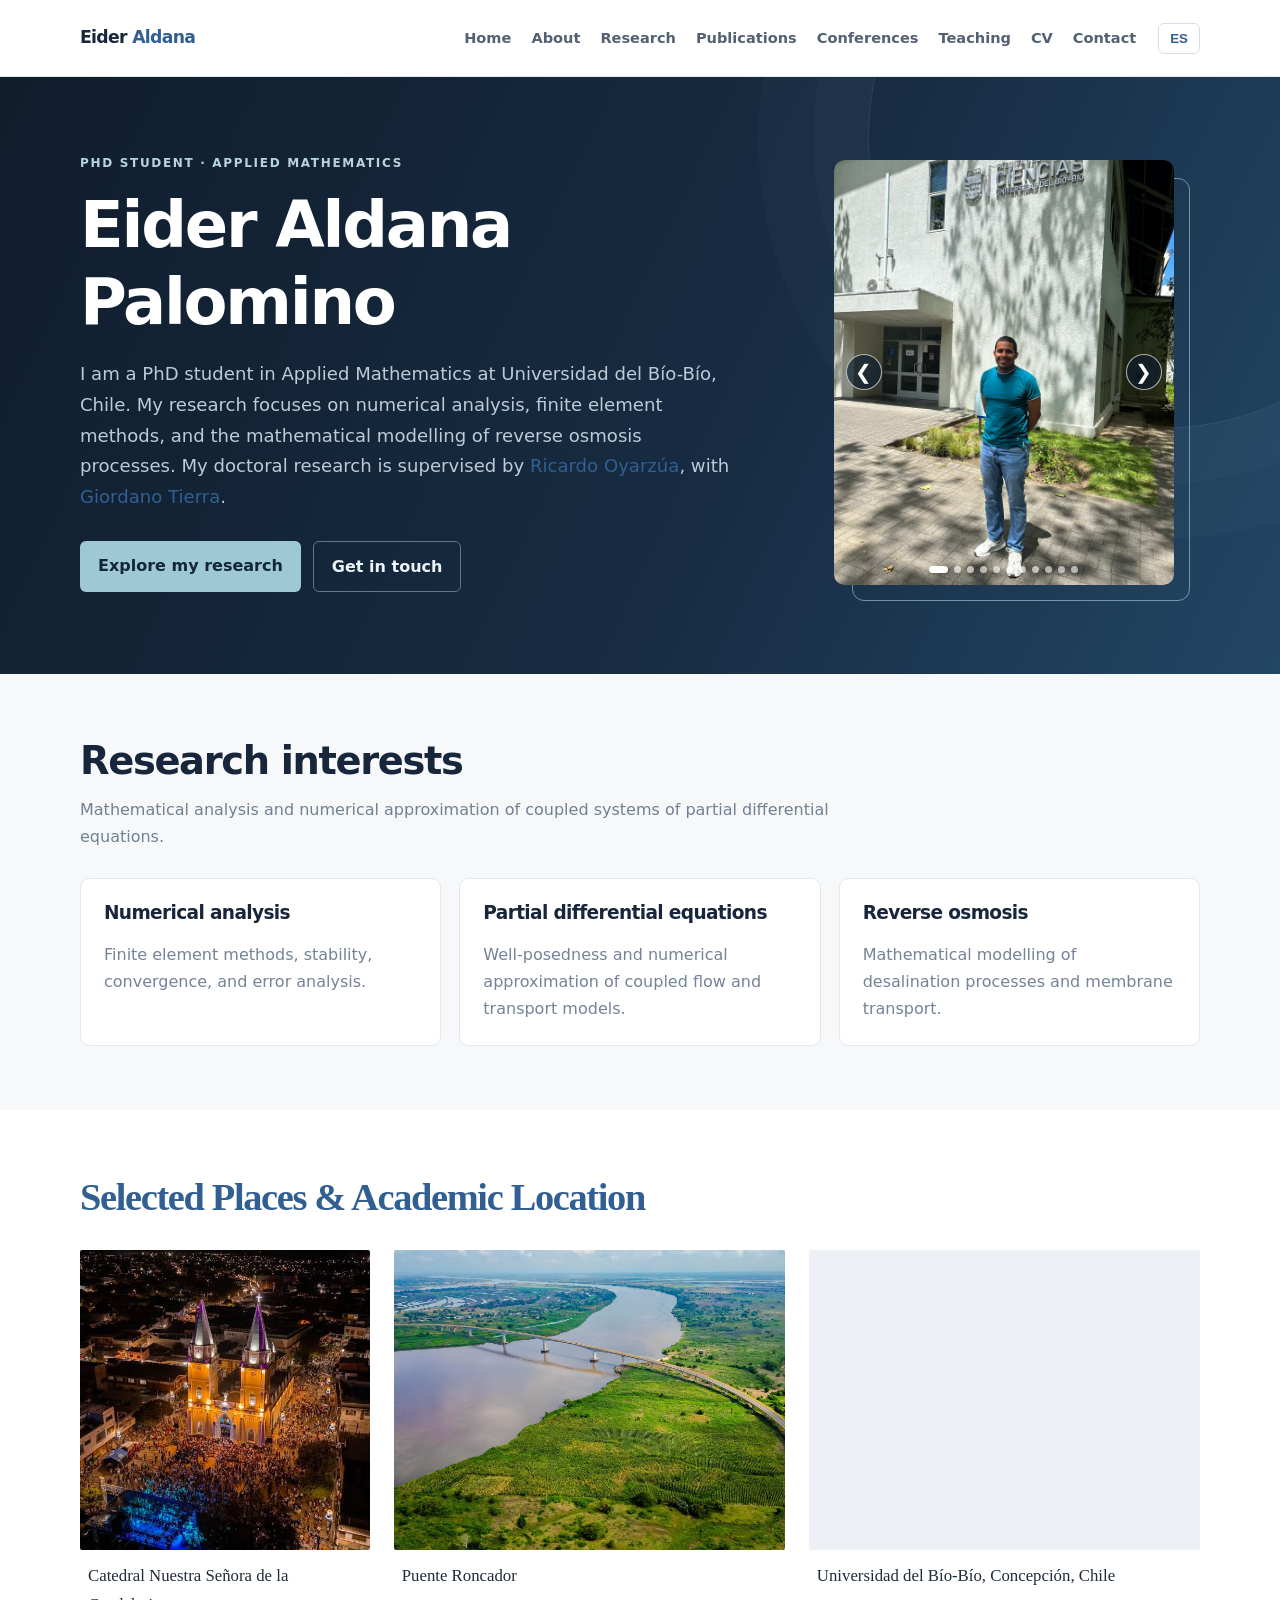
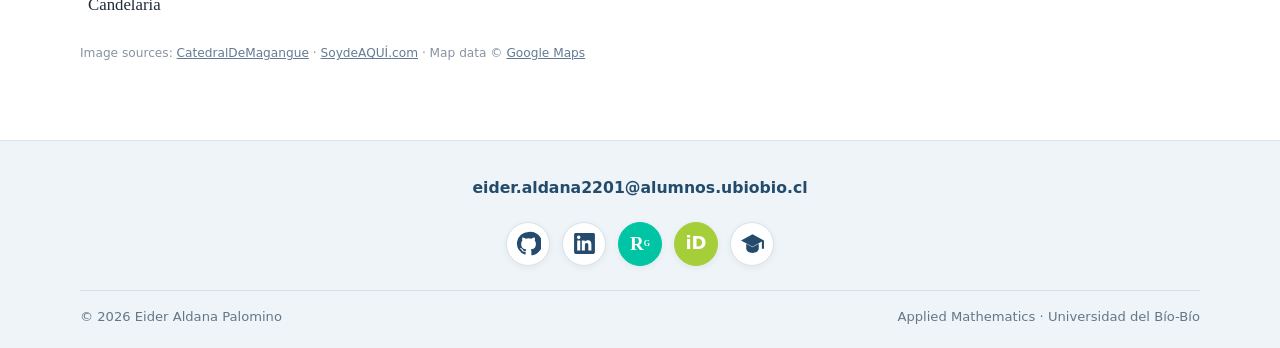
<file: index.html>
<!doctype html>
<html lang="en">
<head>
  <meta charset="utf-8">
  <meta name="viewport" content="width=device-width, initial-scale=1">
  <meta name="description" content="Academic website of Eider Aldana Palomino, PhD student in Applied Mathematics.">
  <title>Eider Aldana | Applied Mathematics</title>
  <link rel="stylesheet" href="styles.css">
</head>
<body data-en-title="Eider Aldana | Applied Mathematics" data-es-title="Eider Aldana | Matemática Aplicada">

<header class="site-header">
  <div class="container header-inner">
    <a class="brand" href="index.html">Eider <span>Aldana</span></a>
    <button class="menu-toggle" aria-label="Open navigation">Menu</button>
    <div class="nav-wrap">
      <nav aria-label="Main navigation">
        <a href="index.html" data-en="Home" data-es="Inicio">Home</a>
        <a href="about.html" data-en="About" data-es="Perfil">About</a>
        <a href="research.html" data-en="Research" data-es="Investigación">Research</a>
        <a href="publications.html" data-en="Publications" data-es="Publicaciones">Publications</a>
        <a href="conferences.html" data-en="Conferences" data-es="Congresos">Conferences</a>
        <a href="teaching.html" data-en="Teaching" data-es="Docencia">Teaching</a>
        <a href="cv.html" data-en="CV" data-es="CV">CV</a>
        <a href="contact.html" data-en="Contact" data-es="Contacto">Contact</a>
      </nav>
      <button class="lang-switch" data-lang-label aria-label="Change language">ES</button>
    </div>
  </div>
</header>

<main>
  <section class="hero">
    <div class="container hero-grid">
      <div>
        <div class="eyebrow" data-en="PhD student · Applied Mathematics" data-es="Estudiante de Doctorado · Matemática Aplicada">PhD student · Applied Mathematics</div>
        <h1>Eider Aldana<br>Palomino</h1>
        <p class="lead"><span data-en="I am a PhD student in Applied Mathematics at Universidad del Bío-Bío, Chile. My research focuses on numerical analysis, finite element methods, and the mathematical modelling of reverse osmosis processes. My doctoral research is supervised by " data-es="Soy estudiante del Doctorado en Matemática Aplicada de la Universidad del Bío-Bío, Chile. Mi investigación se centra en el análisis numérico, los métodos de elementos finitos y la modelación matemática de procesos de ósmosis inversa. Mi investigación doctoral está dirigida por ">I am a PhD student in Applied Mathematics at Universidad del Bío-Bío, Chile. My research focuses on numerical analysis, finite element methods, and the mathematical modelling of reverse osmosis processes. My doctoral research is supervised by </span><a href="https://ciencias.ubiobio.cl/royarzua/" target="_blank" rel="noopener">Ricardo Oyarzúa</a><span data-en=", with " data-es=", con la codirección de "> , with </span><a href="https://sites.cos.unt.edu/~gt0141/" target="_blank" rel="noopener">Giordano Tierra</a>.</p>
        <div class="hero-actions">
          <a class="button" href="research.html" data-en="Explore my research" data-es="Conoce mi investigación">Explore my research</a>
          <a class="button secondary" href="contact.html" data-en="Get in touch" data-es="Contacto">Get in touch</a>
        </div>
      </div>
      <div class="portrait-wrap photo-carousel" role="region" aria-roledescription="carousel" aria-label="Photo gallery">
        <div class="carousel-stage">
          <img class="portrait carousel-image is-active" src="assets/profile.jpg" alt="Eider Aldana at Baylor University campus" fetchpriority="high">
        </div>
        <button class="carousel-control carousel-prev" type="button" aria-label="Previous photo">&#10094;</button>
        <button class="carousel-control carousel-next" type="button" aria-label="Next photo">&#10095;</button>
        <div class="carousel-indicators" aria-label="Choose a photo"></div>
      </div>
    </div>
  </section>
  <section class="section">
    <div class="container">
      <h2 data-en="Research interests" data-es="Líneas de investigación">Research interests</h2>
      <p class="section-intro" data-en="Mathematical analysis and numerical approximation of coupled systems of partial differential equations." data-es="Análisis matemático y aproximación numérica de sistemas acoplados de ecuaciones diferenciales parciales.">Mathematical analysis and numerical approximation of coupled systems of partial differential equations.</p>
      <div class="cards">
        <article class="card"><h3 data-en="Numerical analysis" data-es="Análisis numérico">Numerical analysis</h3><p data-en="Finite element methods, stability, convergence, and error analysis." data-es="Métodos de elementos finitos, estabilidad, convergencia y análisis de error.">Finite element methods, stability, convergence, and error analysis.</p></article>
        <article class="card"><h3 data-en="Partial differential equations" data-es="Ecuaciones diferenciales parciales">Partial differential equations</h3><p data-en="Well-posedness and numerical approximation of coupled flow and transport models." data-es="Buena formulación y aproximación numérica de modelos acoplados de flujo y transporte.">Well-posedness and numerical approximation of coupled flow and transport models.</p></article>
        <article class="card"><h3 data-en="Reverse osmosis" data-es="Ósmosis inversa">Reverse osmosis</h3><p data-en="Mathematical modelling of desalination processes and membrane transport." data-es="Modelación matemática de procesos de desalinización y transporte a través de membranas.">Mathematical modelling of desalination processes and membrane transport.</p></article>
      </div>
    </div>
  </section>

  <section class="section random-pics">
    <div class="container">
      <h2 data-en="Selected Places & Academic Location" data-es="Fotografías">Selected Places & Academic Location</h2>
      <div class="photo-grid">
        <figure class="photo-card">
          <img src="assets/Iglesia.jpeg" alt="Catedral Nuestra Señora de la Candelaria in Barranquilla">
          <figcaption data-en="Catedral Nuestra Señora de la Candelaria" data-es="Catedral Nuestra Señora de la Candelaria">Catedral Nuestra Señora de la Candelaria</figcaption>
        </figure>
        <figure class="photo-card">
          <img src="assets/Puente.jpg" alt="Puente Roncador">
          <figcaption data-en="Puente Roncador" data-es="Puente Roncador">Puente Roncador</figcaption>
        </figure>
        <figure class="photo-card map-card">
           <iframe
       title="Universidad del Bío-Bío, Concepción, Chile"
       loading="lazy"
       src="https://www.google.com/maps?q=Universidad+del+Bio+Bio,+Collao,+Concepcion,+Chile&ll=-36.821412,-73.0120253&z=14&t=m&output=embed"
       allowfullscreen
       referrerpolicy="no-referrer-when-downgrade">
      </iframe>
          <figcaption data-en="Universidad del Bío-Bío, Concepción, Chile" data-es="Universidad del Bío-Bío, Concepción, Chile">Universidad del Bío-Bío, Concepción, Chile</figcaption>
        </figure>
      </div>
      <p class="image-credits">Image sources: <a href="https://www.facebook.com/CatedralDeMagangue/photos/929983806004575/" target="_blank" rel="noopener">CatedralDeMagangue</a> · <a href="https://www.facebook.com/soydeaqui.co/posts/el-imponente-puente-roncador-ubicado-en-magangu%C3%A9-bol%C3%ADvar/1039724441500124/" target="_blank" rel="noopener">SoydeAQUÍ.com</a> · Map data © <a href="https://www.google.com/maps" target="_blank" rel="noopener">Google Maps</a></p>
    </div>
  </section>

</main>

<footer class="site-footer">
  <div class="footer-pattern"></div>
  <div class="container footer-content">
    <p class="footer-email"><a href="mailto:eider.aldana2201@alumnos.ubiobio.cl">eider.aldana2201@alumnos.ubiobio.cl</a></p>
    <div class="social-icons" aria-label="Academic and social profiles">
      <a href="https://github.com/eideraldana22-glitch" target="_blank" rel="noopener" aria-label="GitHub" title="GitHub"><svg viewBox="0 0 24 24" aria-hidden="true"><path fill="currentColor" d="M12 .9a11.1 11.1 0 0 0-3.51 21.63c.55.1.76-.24.76-.54v-2.1c-3.1.67-3.76-1.32-3.76-1.32-.5-1.28-1.23-1.62-1.23-1.62-1.01-.69.08-.68.08-.68 1.12.08 1.71 1.15 1.71 1.15 1 .1.75 2.45 3.3 1.75.1-.72.39-1.21.7-1.49-2.48-.28-5.09-1.24-5.09-5.52 0-1.22.44-2.22 1.15-3-.12-.28-.5-1.42.11-2.96 0 0 .94-.3 3.05 1.15a10.6 10.6 0 0 1 5.55 0c2.11-1.45 3.05-1.15 3.05-1.15.61 1.54.23 2.68.11 2.96.72.78 1.15 1.78 1.15 3 0 4.29-2.61 5.23-5.1 5.51.4.35.75 1.02.75 2.06v3.06c0 .3.2.65.76.54A11.1 11.1 0 0 0 12 .9Z"/></svg></a>
      <a href="https://www.linkedin.com/in/eider-aldana-palomino-7b8054126/" target="_blank" rel="noopener" aria-label="LinkedIn" title="LinkedIn"><svg viewBox="0 0 24 24" aria-hidden="true"><path fill="currentColor" d="M20.45 2H3.55C2.69 2 2 2.68 2 3.52v16.96c0 .84.69 1.52 1.55 1.52h16.9c.86 0 1.55-.68 1.55-1.52V3.52c0-.84-.69-1.52-1.55-1.52ZM7.93 18.6H4.98V9.1h2.95v9.5ZM6.45 7.8a1.71 1.71 0 1 1 0-3.42 1.71 1.71 0 0 1 0 3.42Zm12.17 10.8h-2.94v-4.62c0-1.1-.02-2.52-1.54-2.52-1.54 0-1.78 1.2-1.78 2.44v4.7H9.42V9.1h2.82v1.3h.04c.39-.74 1.35-1.52 2.78-1.52 2.98 0 3.56 1.96 3.56 4.5v5.22Z"/></svg></a>
      <a class="researchgate" href="https://www.researchgate.net/profile/Eider-Aldana?ev=hdr_xprf" target="_blank" rel="noopener" aria-label="ResearchGate" title="ResearchGate">R<sup>G</sup></a>
      <a class="orcid" href="https://orcid.org/my-orcid?orcid=0009-0004-5423-2058" target="_blank" rel="noopener" aria-label="ORCID" title="ORCID">iD</a>
      <a href="https://scholar.google.com/citations?user=9S6vD0QAAAAJ&hl=es&oi=ao" target="_blank" rel="noopener" aria-label="Google Scholar" title="Google Scholar"><svg viewBox="0 0 24 24" aria-hidden="true"><path fill="currentColor" d="M12 3 1 9l11 6 9-4.91V17h2V9L12 3Zm-6 9.27V17c0 2.21 2.69 4 6 4s6-1.79 6-4v-4.73l-6 3.27-6-3.27Z"/></svg></a>
    </div>
    <div class="footer-bottom"><span>© 2026 Eider Aldana Palomino</span><span data-en="Applied Mathematics · Universidad del Bío-Bío" data-es="Matemática Aplicada · Universidad del Bío-Bío">Applied Mathematics · Universidad del Bío-Bío</span></div>
  </div>
</footer>
<script src="script.js"></script>

</body>
</html>
</file>
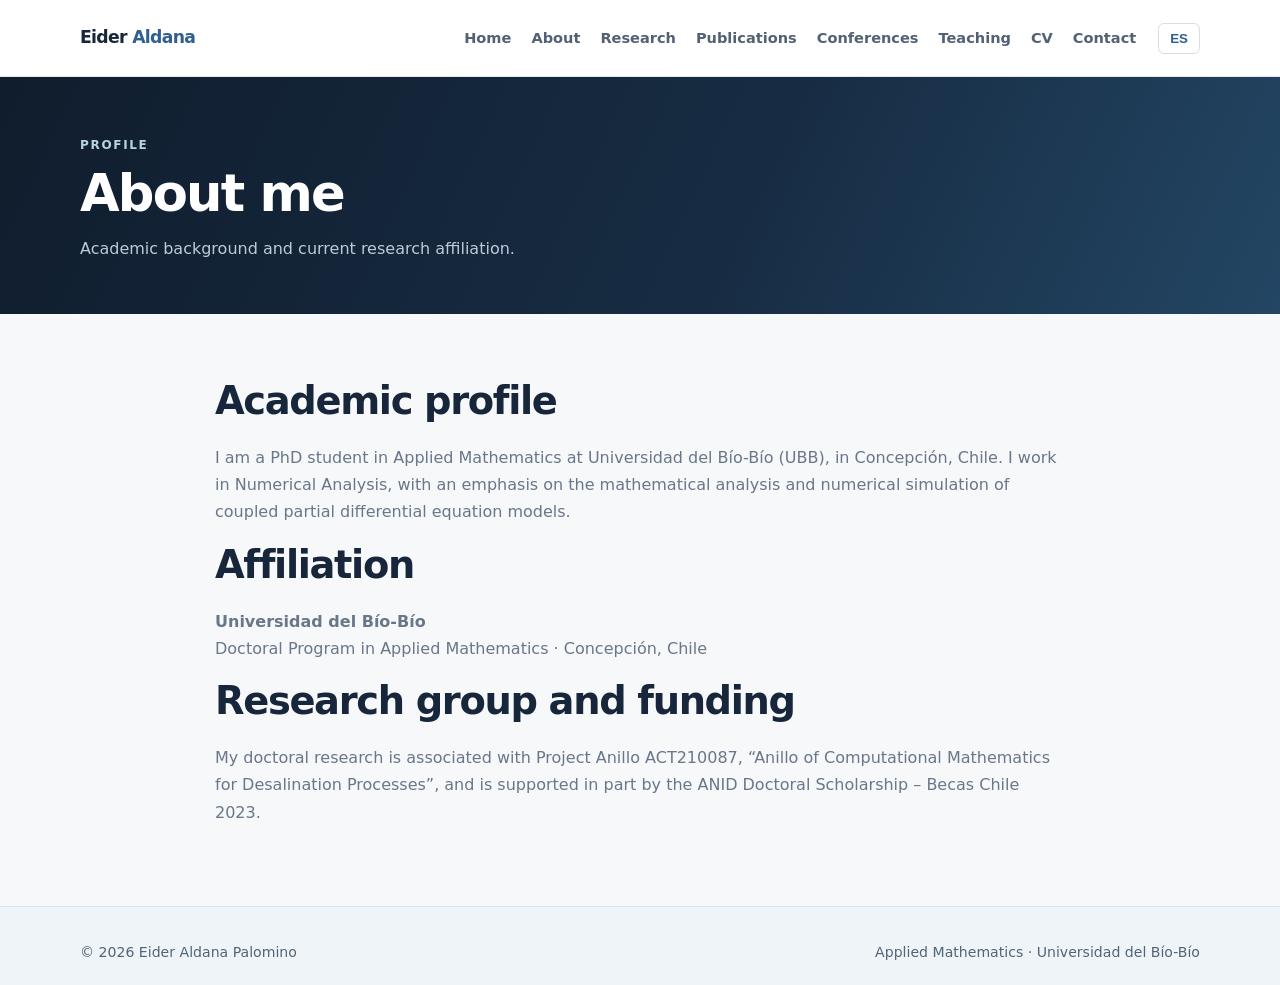
<file: about.html>
<!doctype html>
<html lang="en">
<head>
  <meta charset="utf-8">
  <meta name="viewport" content="width=device-width, initial-scale=1">
  <meta name="description" content="Academic website of Eider Aldana Palomino, PhD student in Applied Mathematics.">
  <meta name="robots" content="noindex, follow">
  <title>About | Eider Aldana</title>
  <link rel="stylesheet" href="styles.css">
</head>
<body data-en-title="About | Eider Aldana" data-es-title="Perfil | Eider Aldana">

<header class="site-header">
  <div class="container header-inner">
    <a class="brand" href="index.html">Eider <span>Aldana</span></a>
    <button class="menu-toggle" aria-label="Open navigation">Menu</button>
    <div class="nav-wrap">
      <nav aria-label="Main navigation">
        <a href="index.html" data-en="Home" data-es="Inicio">Home</a>
        <a href="about.html" data-en="About" data-es="Perfil">About</a>
        <a href="research.html" data-en="Research" data-es="Investigación">Research</a>
        <a href="publications.html" data-en="Publications" data-es="Publicaciones">Publications</a>
        <a href="conferences.html" data-en="Conferences" data-es="Congresos">Conferences</a>
        <a href="teaching.html" data-en="Teaching" data-es="Docencia">Teaching</a>
        <a href="cv.html" data-en="CV" data-es="CV">CV</a>
        <a href="contact.html" data-en="Contact" data-es="Contacto">Contact</a>
      </nav>
      <button class="lang-switch" data-lang-label aria-label="Change language">ES</button>
    </div>
  </div>
</header>

<main>
  <section class="page-hero">
    <div class="container">
      <div class="eyebrow" data-en="Profile" data-es="Perfil">Profile</div>
      <h1 data-en="About me" data-es="Sobre mí">About me</h1>
      <p data-en="Academic background and current research affiliation." data-es="Formación académica y afiliación de investigación.">Academic background and current research affiliation.</p>
    </div>
  </section>
<section class="section"><div class="container content-narrow prose">
<h2 data-en="Academic profile" data-es="Perfil académico">Academic profile</h2>
<p data-en="I am a PhD student in Applied Mathematics at Universidad del Bío-Bío (UBB), in Concepción, Chile. I work in Numerical Analysis, with an emphasis on the mathematical analysis and numerical simulation of coupled partial differential equation models." data-es="Soy estudiante del Doctorado en Matemática Aplicada de la Universidad del Bío-Bío (UBB), en Concepción, Chile. Trabajo en Análisis Numérico, con énfasis en el análisis matemático y la simulación numérica de modelos acoplados de ecuaciones diferenciales parciales.">I am a PhD student in Applied Mathematics at Universidad del Bío-Bío (UBB), in Concepción, Chile. I work in Numerical Analysis, with an emphasis on the mathematical analysis and numerical simulation of coupled partial differential equation models.</p>
<h2 data-en="Affiliation" data-es="Afiliación">Affiliation</h2>
<p><strong>Universidad del Bío-Bío</strong><br><span data-en="Doctoral Program in Applied Mathematics · Concepción, Chile" data-es="Programa de Doctorado en Matemática Aplicada · Concepción, Chile">Doctoral Program in Applied Mathematics · Concepción, Chile</span></p>
<h2 data-en="Research group and funding" data-es="Grupo de investigación y financiamiento">Research group and funding</h2>
<p data-en="My doctoral research is associated with Project Anillo ACT210087, “Anillo of Computational Mathematics for Desalination Processes”, and is supported in part by the ANID Doctoral Scholarship – Becas Chile 2023." data-es="Mi investigación doctoral está asociada al Proyecto Anillo ACT210087, “Anillo of Computational Mathematics for Desalination Processes”, y cuenta con el apoyo parcial de la Beca de Doctorado ANID – Becas Chile 2023.">My doctoral research is associated with Project Anillo ACT210087, “Anillo of Computational Mathematics for Desalination Processes”, and is supported in part by the ANID Doctoral Scholarship – Becas Chile 2023.</p>
</div></section>
</main>

<footer class="site-footer">
  <div class="container footer-inner">
    <span>© <span id="year">2026</span> Eider Aldana Palomino</span>
    <span data-en="Applied Mathematics · Universidad del Bío-Bío" data-es="Matemática Aplicada · Universidad del Bío-Bío">Applied Mathematics · Universidad del Bío-Bío</span>
  </div>
</footer>
<script src="script.js"></script>

</body>
</html>
</file>
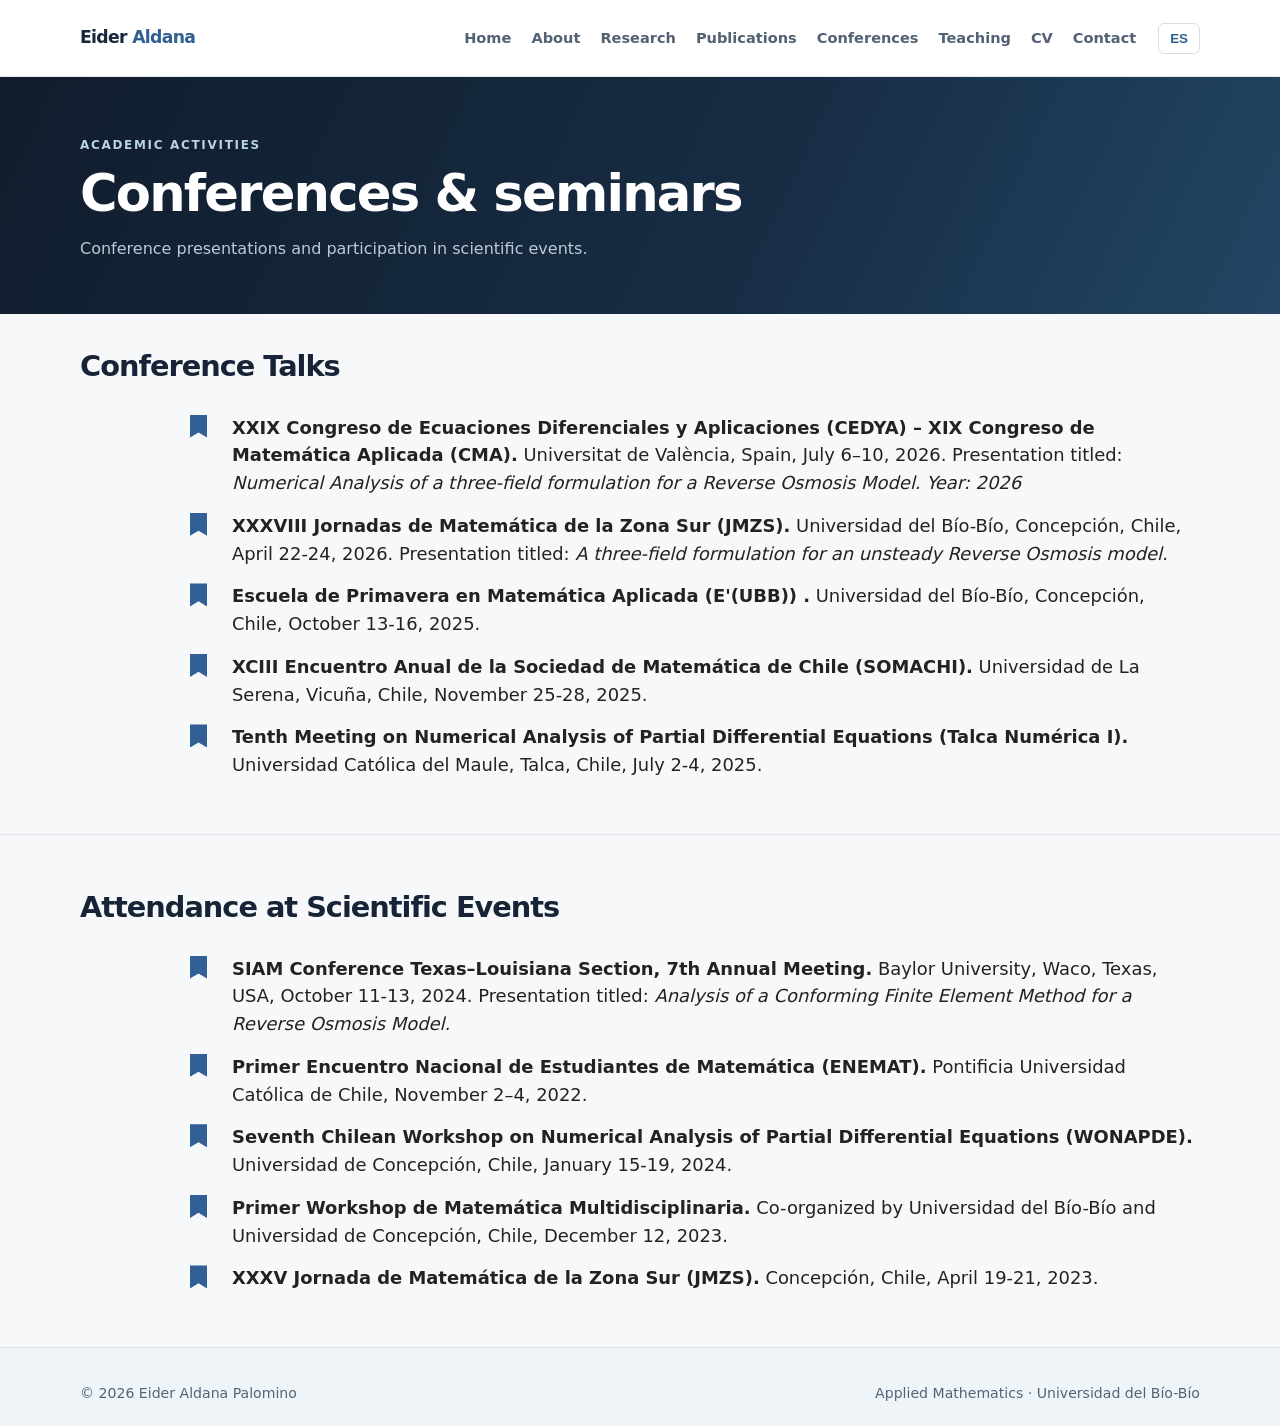
<file: conferences.html>
<!doctype html>
<html lang="en">
<head>
  <meta charset="utf-8">
  <meta name="viewport" content="width=device-width, initial-scale=1">
  <meta name="description" content="Academic conferences, talks and scientific events attended by Eider Aldana Palomino.">
  <meta name="robots" content="noindex, follow">
  <title>Conferences | Eider Aldana</title>
  <link rel="stylesheet" href="styles.css">

  <style>
    /* Conference sections */
    .conference-section {
      padding: 35px 0 55px;
    }

    .conference-section + .conference-section {
      border-top: 1px solid var(--border, #e1e5eb);
      padding-top: 55px;
    }

    .conference-heading {
      font-size: 1.8rem;
      font-weight: 700;
      margin: 0 0 30px;
      color: var(--text, #172337);
    }

    .conference-list {
      display: flex;
      flex-direction: column;
      gap: 15px;
    }

    .conference-entry {
      display: grid;
      grid-template-columns: 90px 22px minmax(0, 1fr);
      column-gap: 20px;
      align-items: start;
    }

    .conference-year {
      font-size: 1rem;
      font-weight: 600;
      text-align: center;
      padding-top: 3px;
      color: var(--text, #172337);
      white-space: nowrap;
    }

    .conference-bookmark {
      width: 17px;
      height: 23px;
      background: #315f96;
      clip-path: polygon(0 0, 100% 0, 100% 100%, 50% 78%, 0 100%);
      margin-top: 1px;
    }

    .conference-description {
      font-size: 1.12rem;
      line-height: 1.55;
      color: var(--text, #222);
      margin: 0;
    }

    .conference-description strong {
      font-weight: 700;
    }

    .conference-description em {
      font-style: italic;
    }

    .conference-description a {
      color: var(--primary, #315f96);
      text-decoration: underline;
      overflow-wrap: anywhere;
    }

    .conference-description a:hover {
      opacity: 0.75;
    }

    @media (max-width: 768px) {
      .conference-section {
        padding: 25px 0 40px;
      }

      .conference-section + .conference-section {
        padding-top: 40px;
      }

      .conference-heading {
        font-size: 1.5rem;
        margin-bottom: 25px;
      }

      .conference-list {
        gap: 20px;
      }

      .conference-entry {
        grid-template-columns: 65px 17px minmax(0, 1fr);
        column-gap: 12px;
      }

      .conference-year {
        font-size: 0.9rem;
      }

      .conference-bookmark {
        width: 15px;
        height: 21px;
      }

      .conference-description {
        font-size: 1rem;
        line-height: 1.55;
      }
    }

    @media (max-width: 420px) {
      .conference-entry {
        grid-template-columns: 55px 15px minmax(0, 1fr);
        column-gap: 9px;
      }

      .conference-year {
        font-size: 0.82rem;
      }

      .conference-description {
        font-size: 0.95rem;
      }
    }
  </style>
</head>

<body data-en-title="Conferences | Eider Aldana"
      data-es-title="Congresos | Eider Aldana">

<header class="site-header">
  <div class="container header-inner">
    <a class="brand" href="index.html">Eider <span>Aldana</span></a>

    <button class="menu-toggle" aria-label="Open navigation">Menu</button>

    <div class="nav-wrap">
      <nav aria-label="Main navigation">
        <a href="index.html" data-en="Home" data-es="Inicio">Home</a>
        <a href="about.html" data-en="About" data-es="Perfil">About</a>
        <a href="research.html" data-en="Research" data-es="Investigación">Research</a>
        <a href="publications.html" data-en="Publications" data-es="Publicaciones">Publications</a>
        <a href="conferences.html" data-en="Conferences" data-es="Congresos">Conferences</a>
        <a href="teaching.html" data-en="Teaching" data-es="Docencia">Teaching</a>
        <a href="cv.html" data-en="CV" data-es="CV">CV</a>
        <a href="contact.html" data-en="Contact" data-es="Contacto">Contact</a>
      </nav>

      <button class="lang-switch" data-lang-label aria-label="Change language">ES</button>
    </div>
  </div>
</header>

<main>

  <section class="page-hero">
    <div class="container">
      <div class="eyebrow"
           data-en="Academic activities"
           data-es="Actividades académicas">
        Academic activities
      </div>

      <h1 data-en="Conferences & seminars"
          data-es="Congresos y seminarios">
        Conferences & seminars
      </h1>

      <p data-en="Conference presentations and participation in scientific events."
         data-es="Presentaciones en congresos y participación en encuentros científicos.">
        Conference presentations and participation in scientific events.
      </p>
    </div>
  </section>

  <section class="conference-section">
    <div class="container">

      <h2 class="conference-heading"
          data-en="Conference Talks"
          data-es="Presentaciones en congresos">
        Conference Talks
      </h2>

      <div class="conference-list">

        <!-- 2026 -->
        <article class="conference-entry">
          <div class="conference-year"></div>
          <span class="conference-bookmark" aria-hidden="true"></span>
          <p class="conference-description">
            <strong>XXIX Congreso de Ecuaciones Diferenciales y Aplicaciones (CEDYA) – XIX Congreso de Matemática Aplicada (CMA).</strong>
            <span data-en="Universitat de València, Spain, July 6–10, 2026."
                  data-es="Universitat de València, España, Julio 6–10, 2026.">Universitat de València, España, Julio 6–10, 2026.</span>
            <span data-en="Presentation titled:"
                  data-es="Presentación titulada:">Presentation titled:</span>
            <em>Numerical Analysis of a three-field formulation for a Reverse Osmosis Model. Year: 2026</em>
          </p>
        </article>

        <article class="conference-entry">
          <div class="conference-year"></div>
          <span class="conference-bookmark" aria-hidden="true"></span>
          <p class="conference-description">
            <strong>XXXVIII Jornadas de Matemática de la Zona Sur (JMZS).</strong>
            <span data-en="Universidad del Bío-Bío, Concepción, Chile, April 22-24, 2026."
                  data-es="Universidad del Bío-Bío, Concepción, Chile, Abril 22-24, 2026.">Universidad del Bío-Bío, Concepción, Chile, Abril 22-24, 2026.</span>
            <span data-en="Presentation titled:"
                  data-es="Presentación titulada:">Presentation titled:</span>
            <em>A three-field formulation for an unsteady Reverse Osmosis model.</em>
          </p>
        </article>

        <!-- 2025 -->
        <article class="conference-entry">
          <div class="conference-year"></div>
          <span class="conference-bookmark" aria-hidden="true"></span>
          <p class="conference-description">
            <strong>Escuela de Primavera en Matemática Aplicada (E'(UBB)) .</strong>
            <span data-en="Universidad del Bío-Bío, Concepción, Chile, October 13-16, 2025."
                  data-es="Universidad del Bío-Bío, Concepción, Chile, Octubre 13-16, 2025.">Universidad del Bío-Bío, Concepción, Chile, Octubre 13-16, 2025.</span>
          </p>
        </article>

        <article class="conference-entry">
          <div class="conference-year"></div>
          <span class="conference-bookmark" aria-hidden="true"></span>
          <p class="conference-description">
            <strong>XCIII Encuentro Anual de la Sociedad de Matemática de Chile (SOMACHI).</strong>
            <span data-en="Universidad de La Serena, Vicuña, Chile, November 25-28, 2025."
                  data-es="Universidad de La Serena, Vicuña, Chile, Noviembre 25-28, 2025.">Universidad de La Serena, Vicuña, Chile, Noviembre 25-28, 2025.</span>
          </p>
        </article>

         <!-- Talca Numerica -->
        <article class="conference-entry">
          <div class="conference-year"></div>
          <span class="conference-bookmark" aria-hidden="true"></span>
          <p class="conference-description">
            <strong>Tenth Meeting on Numerical Analysis of Partial Differential Equations (Talca Numérica I).</strong>
            <span data-en="Universidad Católica del Maule, Talca, Chile, July 2-4, 2025."
                  data-es="Universidad Católica del Maule, Talca, Chile, Julio 2-4, 2025.">Universidad Católica del Maule, Talca, Chile, Julio 2-4, 2025.</span>
          </p>
        </article>

      </div>
    </div>
  </section>

  <section class="conference-section">
    <div class="container">

      <h2 class="conference-heading"
          data-en="Attendance at Scientific Events"
          data-es="Participación en eventos científicos">
        Attendance at Scientific Events
      </h2>

      <div class="conference-list">

        <!-- SIAM -->
        <article class="conference-entry">
          <div class="conference-year"></div>
          <span class="conference-bookmark" aria-hidden="true"></span>
          <p class="conference-description">
            <strong>SIAM Conference Texas–Louisiana Section, 7th Annual Meeting.</strong>
            <span data-en="Baylor University, Waco, Texas, USA, October 11-13, 2024."
                  data-es="Baylor University, Waco, Texas, USA, Octubre 11-13, 2024.">Baylor University, Waco, Texas, USA, Octubre 11-13, 2024.</span>
            <span data-en="Presentation titled:"
                  data-es="Presentación titulada:">Presentation titled:</span>
            <em>Analysis of a Conforming Finite Element Method for a Reverse Osmosis Model.</em>
          </p>
        </article>

       

        <!-- 2022 -->
        <article class="conference-entry">
          <div class="conference-year"></div>
          <span class="conference-bookmark" aria-hidden="true"></span>
          <p class="conference-description">
            <strong>Primer Encuentro Nacional de Estudiantes de Matemática (ENEMAT).</strong>
            <span data-en="Pontificia Universidad Católica de Chile, November 2–4, 2022."
                  data-es="Pontificia Universidad Católica de Chile, Noviembre 2–4, 2022.">Pontificia Universidad Católica de Chile, Noviembre 2–4, 2022.</span>
          </p>
        </article>

        <!-- 2024 -->
        <article class="conference-entry">
          <div class="conference-year"></div>
          <span class="conference-bookmark" aria-hidden="true"></span>
          <p class="conference-description">
            <strong>Seventh Chilean Workshop on Numerical Analysis of Partial Differential Equations (WONAPDE).</strong>
            <span data-en="Universidad de Concepción, Chile, January 15-19, 2024."
                  data-es="Universidad de Concepción, Chile, Enero 15-19, 2024.">Universidad de Concepción, Chile, Enero 15-19, 2024.</span>  
          </p>
        </article>

        <!-- 2023 -->
        <article class="conference-entry">
          <div class="conference-year"></div>
          <span class="conference-bookmark" aria-hidden="true"></span>
          <p class="conference-description">
            <strong>Primer Workshop de Matemática Multidisciplinaria.</strong>
            <span data-en="Co-organized by Universidad del Bío-Bío and Universidad de Concepción, Chile, December 12, 2023."
                  data-es="Co-organizado por la Universidad del Bío-Bío y la Universidad de Concepción, Chile, Diciembre 12, 2023.">Co-organizado por la Universidad del Bío-Bío y la Universidad de Concepción, Chile, Diciembre 12, 2023.</span>
            </span>
          </p>
        </article>

        <article class="conference-entry">
          <div class="conference-year"></div>
          <span class="conference-bookmark" aria-hidden="true"></span>
          <p class="conference-description">
            <strong>XXXV Jornada de Matemática de la Zona Sur (JMZS).</strong>
            <span data-en="Concepción, Chile, April 19-21, 2023."
                  data-es="Concepción, Chile, Abril 19-21, 2023.">Concepción, Chile, Abril 19-21, 2023.</span>
          </p>
        </article>

      </div>
    </div>
  </section>

</main>

<footer class="site-footer">
  <div class="container footer-inner">
    <span>© <span id="year">2026</span> Eider Aldana Palomino</span>
    <span data-en="Applied Mathematics · Universidad del Bío-Bío"
          data-es="Matemática Aplicada · Universidad del Bío-Bío">
      Applied Mathematics · Universidad del Bío-Bío
    </span>
  </div>
</footer>

<script src="script.js"></script>

</body>
</html>
</file>
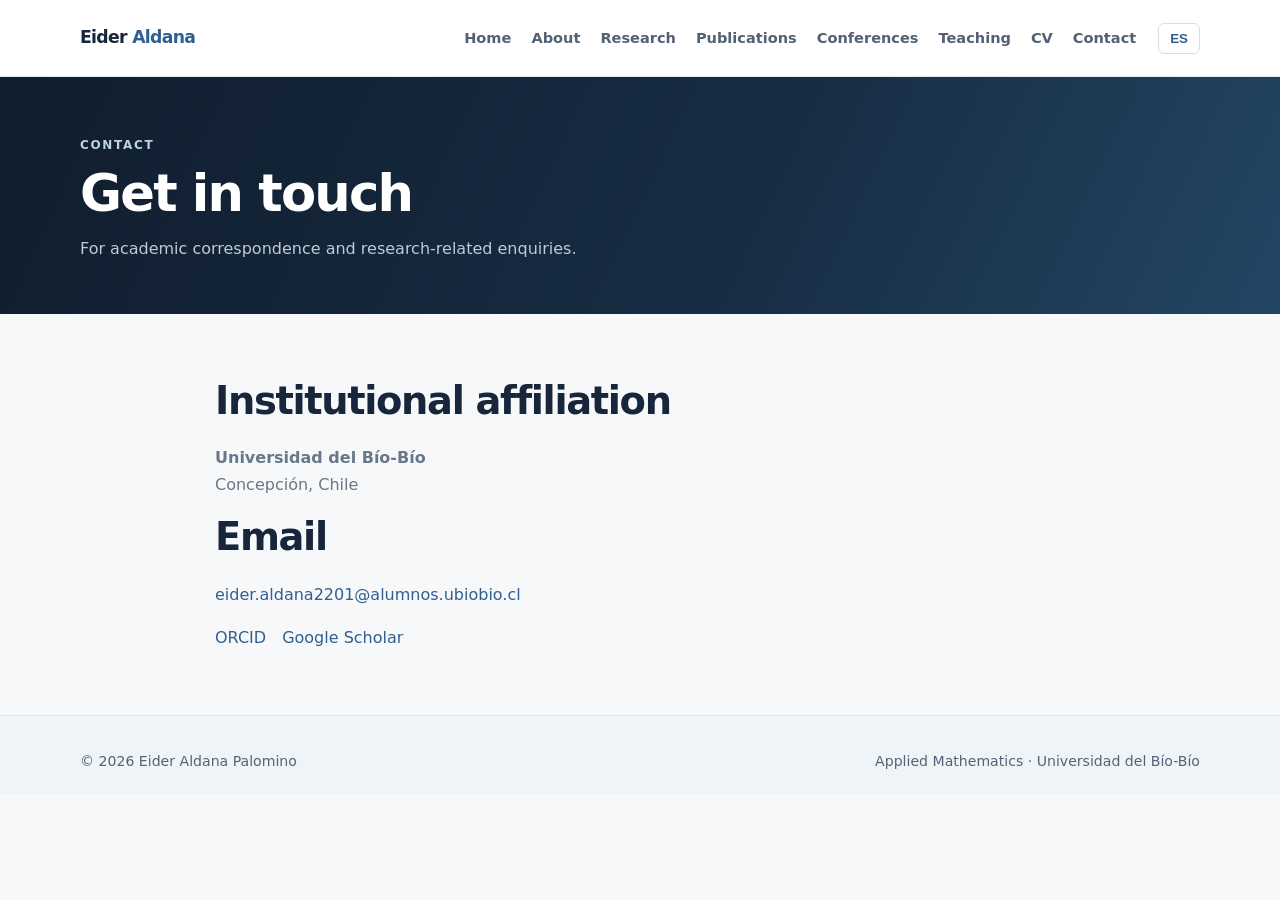
<file: contact.html>
<!doctype html>
<html lang="en">
<head>
  <meta charset="utf-8">
  <meta name="viewport" content="width=device-width, initial-scale=1">
  <meta name="description" content="Academic website of Eider Aldana Palomino, PhD student in Applied Mathematics.">
  <meta name="robots" content="noindex, follow">
  <title>Contact | Eider Aldana</title>
  <link rel="stylesheet" href="styles.css">
</head>
<body data-en-title="Contact | Eider Aldana" data-es-title="Contacto | Eider Aldana">

<header class="site-header">
  <div class="container header-inner">
    <a class="brand" href="index.html">Eider <span>Aldana</span></a>
    <button class="menu-toggle" aria-label="Open navigation">Menu</button>
    <div class="nav-wrap">
      <nav aria-label="Main navigation">
        <a href="index.html" data-en="Home" data-es="Inicio">Home</a>
        <a href="about.html" data-en="About" data-es="Perfil">About</a>
        <a href="research.html" data-en="Research" data-es="Investigación">Research</a>
        <a href="publications.html" data-en="Publications" data-es="Publicaciones">Publications</a>
        <a href="conferences.html" data-en="Conferences" data-es="Congresos">Conferences</a>
        <a href="teaching.html" data-en="Teaching" data-es="Docencia">Teaching</a>
        <a href="cv.html" data-en="CV" data-es="CV">CV</a>
        <a href="contact.html" data-en="Contact" data-es="Contacto">Contact</a>
      </nav>
      <button class="lang-switch" data-lang-label aria-label="Change language">ES</button>
    </div>
  </div>
</header>

<main>
  <section class="page-hero">
    <div class="container">
      <div class="eyebrow" data-en="Contact" data-es="Contacto">Contact</div>
      <h1 data-en="Get in touch" data-es="Contacto">Get in touch</h1>
      <p data-en="For academic correspondence and research-related enquiries." data-es="Para correspondencia académica y consultas relacionadas con investigación.">For academic correspondence and research-related enquiries.</p>
    </div>
  </section>
<section class="section"><div class="container content-narrow prose">
<h2 data-en="Institutional affiliation" data-es="Afiliación institucional">Institutional affiliation</h2>
<p><strong>Universidad del Bío-Bío</strong><br>Concepción, Chile</p>
<h2>Email</h2>
<p><a href="mailto:eider.aldana2201@alumnos.ubiobio.cl">eider.aldana2201@alumnos.ubiobio.cl</a></p>
<!-- <p class="notice" data-en="Replace the email address with your preferred public academic email before publishing." data-es="Reemplaza la dirección de correo por tu correo académico público antes de publicar.">Replace the email address with your preferred public academic email before publishing.</p> -->
<div class="inline-links"><a href="https://orcid.org/0009-0004-5423-2058" target="_blank" rel="noopener">ORCID</a><a href="https://scholar.google.com/citations?user=9S6vD0QAAAAJ&hl=es&oi=ao" target="_blank" rel="noopener">Google Scholar</a></div>
</div></section>
</main>

<footer class="site-footer">
  <div class="container footer-inner">
    <span>© <span id="year">2026</span> Eider Aldana Palomino</span>
    <span data-en="Applied Mathematics · Universidad del Bío-Bío" data-es="Matemática Aplicada · Universidad del Bío-Bío">Applied Mathematics · Universidad del Bío-Bío</span>
  </div>
</footer>
<script src="script.js"></script>

</body>
</html>
</file>
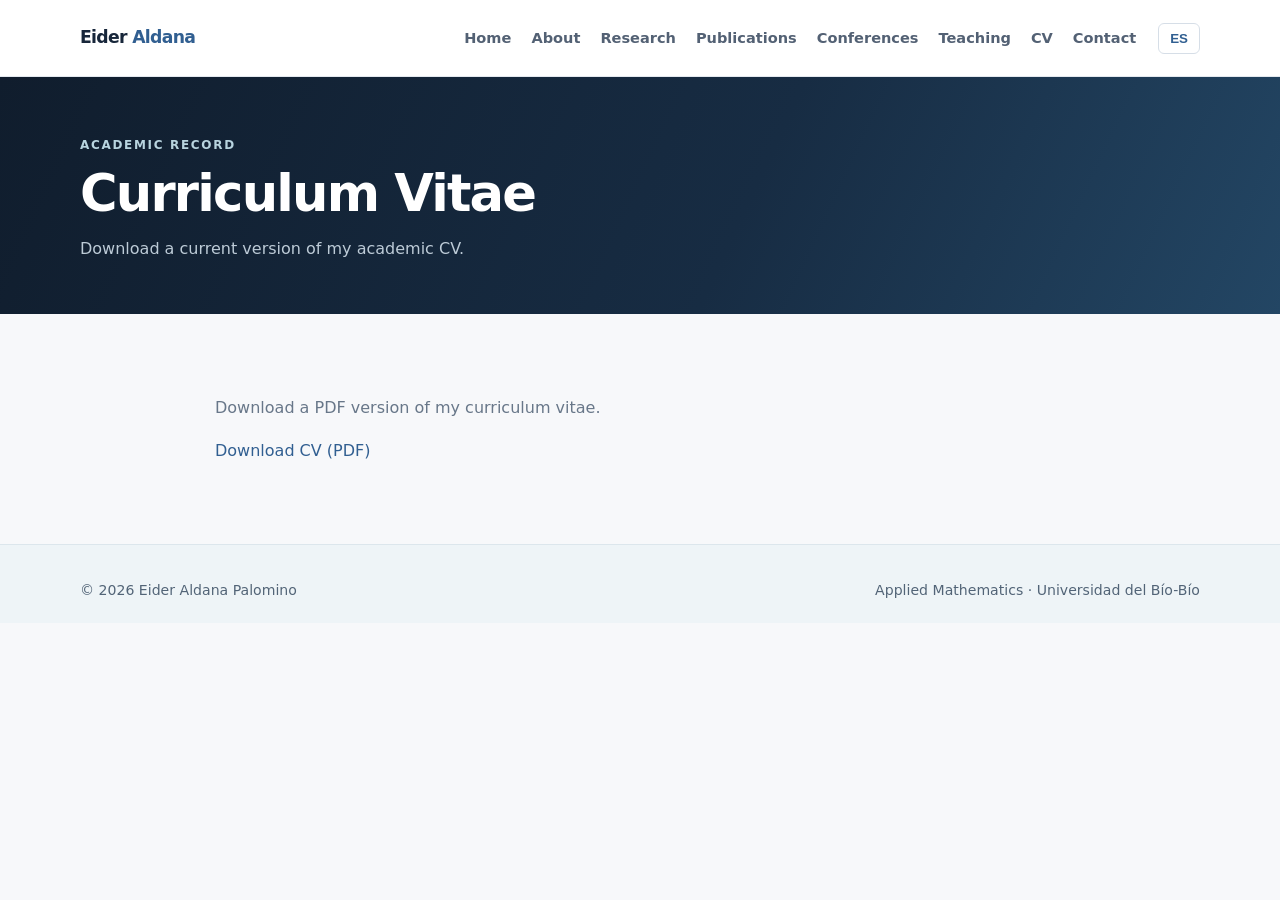
<file: cv.html>
<!doctype html>
<html lang="en">
<head>
  <meta charset="utf-8">
  <meta name="viewport" content="width=device-width, initial-scale=1">
  <meta name="description" content="Academic website of Eider Aldana Palomino, PhD student in Applied Mathematics.">
  <meta name="robots" content="noindex, follow">
  <title>Curriculum Vitae | Eider Aldana</title>
  <link rel="stylesheet" href="styles.css">
</head>
<body data-en-title="Curriculum Vitae | Eider Aldana" data-es-title="Currículum Vitae | Eider Aldana">

<header class="site-header">
  <div class="container header-inner">
    <a class="brand" href="index.html">Eider <span>Aldana</span></a>
    <button class="menu-toggle" aria-label="Open navigation">Menu</button>
    <div class="nav-wrap">
      <nav aria-label="Main navigation">
        <a href="index.html" data-en="Home" data-es="Inicio">Home</a>
        <a href="about.html" data-en="About" data-es="Perfil">About</a>
        <a href="research.html" data-en="Research" data-es="Investigación">Research</a>
        <a href="publications.html" data-en="Publications" data-es="Publicaciones">Publications</a>
        <a href="conferences.html" data-en="Conferences" data-es="Congresos">Conferences</a>
        <a href="teaching.html" data-en="Teaching" data-es="Docencia">Teaching</a>
        <a href="cv.html" data-en="CV" data-es="CV">CV</a>
        <a href="contact.html" data-en="Contact" data-es="Contacto">Contact</a>
      </nav>
      <button class="lang-switch" data-lang-label aria-label="Change language">ES</button>
    </div>
  </div>
</header>

<main>
  <section class="page-hero">
    <div class="container">
      <div class="eyebrow" data-en="Academic record" data-es="Trayectoria académica">Academic record</div>
      <h1 data-en="Curriculum Vitae" data-es="Currículum Vitae">Curriculum Vitae</h1>
      <p data-en="Download a current version of my academic CV." data-es="Descarga una versión actualizada de mi currículum académico.">Download a current version of my academic CV.</p>
    </div>
  </section>
<section class="section"><div class="container content-narrow prose">
<p data-en="Download a PDF version of my curriculum vitae." data-es="Descarga una versión PDF de mi currículum vitae.">Download a PDF version of my curriculum vitae.</p>
<p><a href="assets/cv-eider-aldana.pdf" download data-en="Download CV (PDF)" data-es="Descargar CV (PDF)">Download CV (PDF)</a></p>
</div></section>
</main>

<footer class="site-footer">
  <div class="container footer-inner">
    <span>© <span id="year">2026</span> Eider Aldana Palomino</span>
    <span data-en="Applied Mathematics · Universidad del Bío-Bío" data-es="Matemática Aplicada · Universidad del Bío-Bío">Applied Mathematics · Universidad del Bío-Bío</span>
  </div>
</footer>
<script src="script.js"></script>

</body>
</html>
</file>
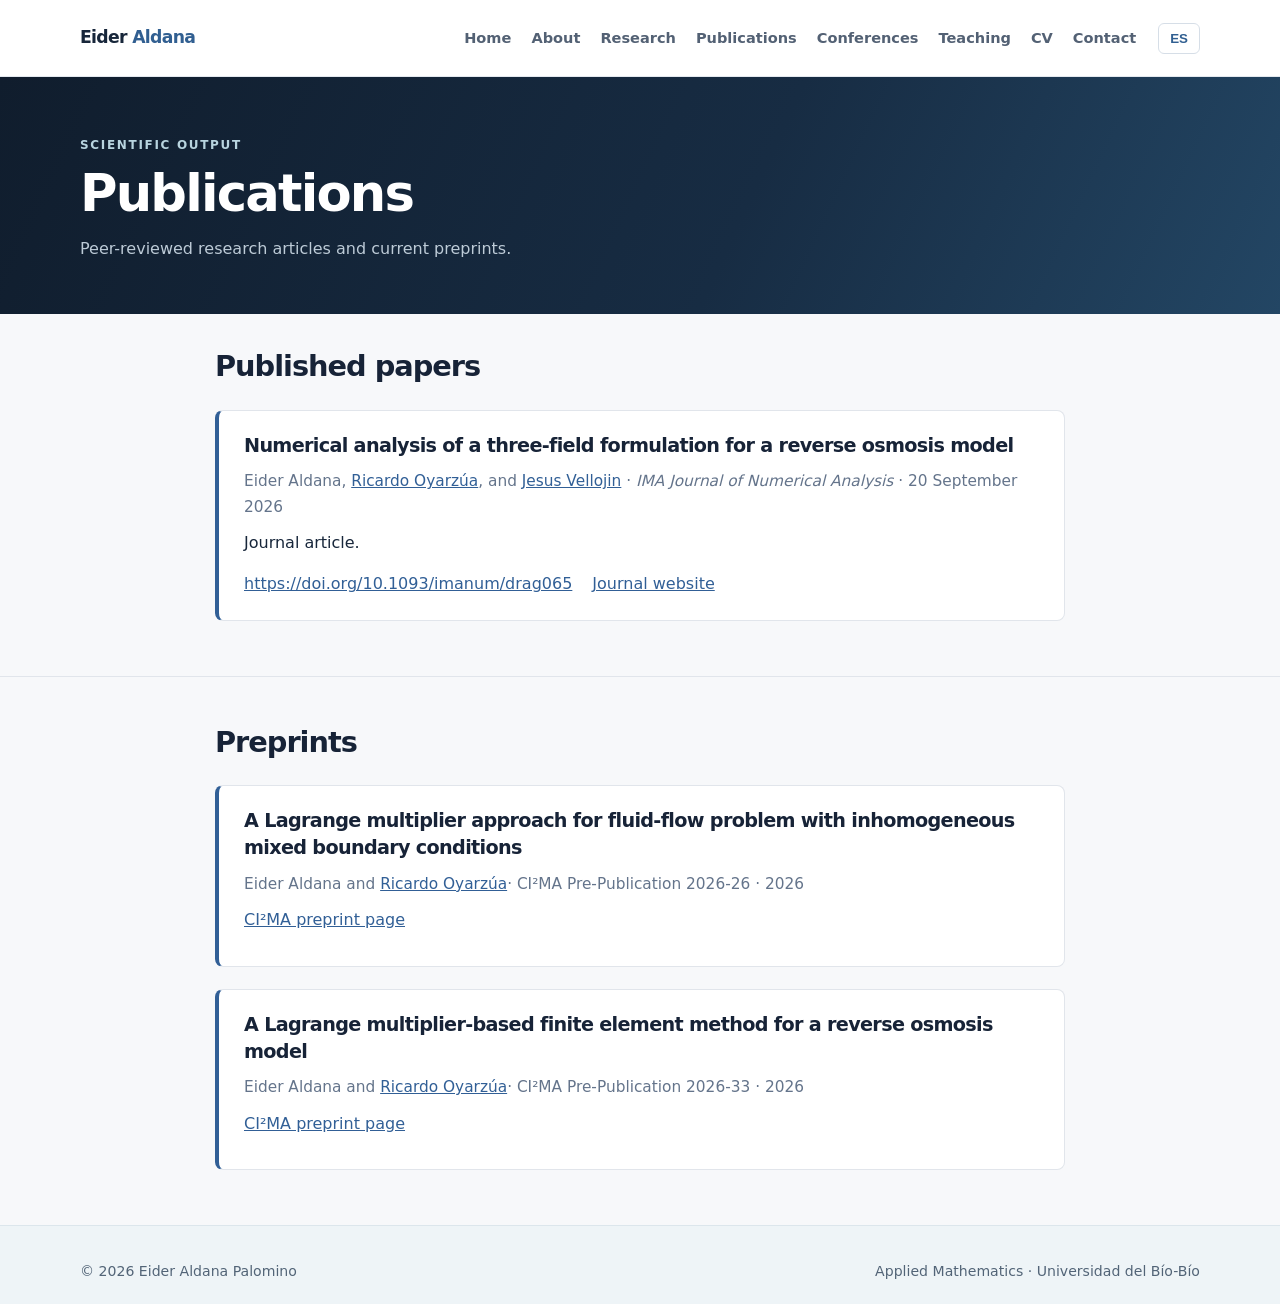
<file: publications.html>
<!doctype html>
<html lang="en">
<head>
  <meta charset="utf-8">
  <meta name="viewport" content="width=device-width, initial-scale=1">
  <meta name="description" content="Published research papers and preprints by Eider Aldana Palomino in numerical analysis and applied mathematics.">
  <meta name="robots" content="noindex, follow">
  <title>Publications | Eider Aldana</title>
  <link rel="stylesheet" href="styles.css">

  <style>
    .publication-section {
      padding: 35px 0 55px;
    }

    .publication-section + .publication-section {
      border-top: 1px solid var(--border, #e1e5eb);
      padding-top: 48px;
    }

    .publication-heading {
      color: var(--text, #172337);
      font-size: 1.8rem;
      font-weight: 700;
      margin: 0 0 26px;
    }

    .publication-list {
      display: flex;
      flex-direction: column;
      gap: 22px;
    }

    .publication-entry {
      padding: 22px 25px;
      border: 1px solid var(--border, #e1e5eb);
      border-left: 4px solid var(--primary, #315f96);
      border-radius: 8px;
      background: var(--surface, #fff);
    }

    .publication-entry h3 {
      color: var(--text, #172337);
      font-size: 1.2rem;
      line-height: 1.4;
      margin: 0 0 9px;
    }

    .publication-meta {
      color: var(--muted, #657286);
      font-size: .96rem;
      line-height: 1.6;
      margin: 0 0 12px;
    }

    .publication-entry p {
      line-height: 1.65;
      margin: 10px 0;
    }

    .publication-entry a {
      color: var(--primary, #315f96);
      text-decoration: underline;
      overflow-wrap: anywhere;
    }

    .publication-entry a:hover {
      opacity: .75;
    }

    .publication-links {
      display: flex;
      flex-wrap: wrap;
      gap: 8px 20px;
      margin-top: 14px;
    }

    @media (max-width: 768px) {
      .publication-section {
        padding: 25px 0 40px;
      }

      .publication-section + .publication-section {
        padding-top: 38px;
      }

      .publication-heading {
        font-size: 1.5rem;
      }

      .publication-entry {
        padding: 18px;
      }

      .publication-entry h3 {
        font-size: 1.08rem;
      }
    }
  </style>
</head>

<body data-en-title="Publications | Eider Aldana"
      data-es-title="Publicaciones | Eider Aldana">

<header class="site-header">
  <div class="container header-inner">

    <a class="brand" href="index.html">
      Eider <span>Aldana</span>
    </a>

    <button class="menu-toggle" aria-label="Open navigation">
      Menu
    </button>

    <div class="nav-wrap">
      <nav aria-label="Main navigation">
        <a href="index.html" data-en="Home" data-es="Inicio">Home</a>
        <a href="about.html" data-en="About" data-es="Perfil">About</a>
        <a href="research.html" data-en="Research" data-es="Investigación">Research</a>
        <a href="publications.html" data-en="Publications" data-es="Publicaciones">Publications</a>
        <a href="conferences.html" data-en="Conferences" data-es="Congresos">Conferences</a>
        <a href="teaching.html" data-en="Teaching" data-es="Docencia">Teaching</a>
        <a href="cv.html" data-en="CV" data-es="CV">CV</a>
        <a href="contact.html" data-en="Contact" data-es="Contacto">Contact</a>
      </nav>

      <button class="lang-switch"
              data-lang-label
              aria-label="Change language">
        ES
      </button>
    </div>
  </div>
</header>

<main>

  <!-- PAGE INTRODUCTION -->
  <section class="page-hero">
    <div class="container">

      <div class="eyebrow"
           data-en="Scientific output"
           data-es="Producción científica">
        Scientific output
      </div>

      <h1 data-en="Publications"
          data-es="Publicaciones">
        Publications
      </h1>

      <p data-en="Peer-reviewed research articles and current preprints."
         data-es="Artículos de investigación publicados y prepublicaciones.">
        Peer-reviewed research articles and current preprints.
      </p>

    </div>
  </section>


  <!-- PUBLISHED PAPERS -->
  <section class="publication-section">
    <div class="container content-narrow">

      <h2 class="publication-heading"
          data-en="Published papers"
          data-es="Artículos publicados">
        Published papers
      </h2>

      <div class="publication-list">

        <article class="publication-entry">

          <h3>
            Numerical analysis of a three-field formulation for a reverse osmosis model
          </h3>

          <p class="publication-meta">
            Eider Aldana, <a href="https://ciencias.ubiobio.cl/royarzua/" target="_blank" rel="noopener">Ricardo Oyarzúa</a>, and <a href="https://jvellojin.github.io/" target="_blank" rel="noopener">Jesus Vellojin</a> ·
            <em>IMA Journal of Numerical Analysis</em> ·
            20 September 2026
          </p>

          <p data-en="Journal article."
             data-es="Artículo de investigación publicado en revista científica.">
            Journal article.
          </p>

          <div class="publication-links">

            <a href="https://doi.org/10.1093/imanum/drag065"
               target="_blank"
               rel="noopener">
              https://doi.org/10.1093/imanum/drag065
            </a>

            <a href="https://academic.oup.com/imajna"
               target="_blank"
               rel="noopener"
               data-en="Journal website"
               data-es="Sitio web de la revista">
              Journal website
            </a>

          </div>

        </article>

      </div>
    </div>
  </section>


  <!-- PREPRINTS -->
  <section class="publication-section">
    <div class="container content-narrow">

      <h2 class="publication-heading"
          data-en="Preprints"
          data-es="Prepublicaciones">
        Preprints
      </h2>

      <div class="publication-list">

        <!-- PREPRINT 2026-26 -->
        <article class="publication-entry">

          <h3>
            A Lagrange multiplier approach for fluid-flow problem with inhomogeneous mixed boundary conditions
          </h3>

          <p class="publication-meta">
            Eider Aldana and <a href="https://ciencias.ubiobio.cl/royarzua/" target="_blank" rel="noopener">Ricardo Oyarzúa</a>·
            CI²MA Pre-Publication 2026-26 · 2026
          </p>

          <p>
            <a href="https://www.ci2ma.udec.cl/publicaciones/prepublicaciones/prepublicacion.php?id=631"
               target="_blank"
               rel="noopener"
               data-en="CI²MA preprint page"
               data-es="Página de la prepublicación en CI²MA">
              CI²MA preprint page
            </a>
          </p>

        </article>


        <!-- PREPRINT 2026-33 -->
        <article class="publication-entry">

          <h3>
            A Lagrange multiplier-based finite element method for a reverse osmosis model
          </h3>

          <p class="publication-meta">
            Eider Aldana and <a href="https://ciencias.ubiobio.cl/royarzua/" target="_blank" rel="noopener">Ricardo Oyarzúa</a>·
            CI²MA Pre-Publication 2026-33 · 2026
          </p>

          <p>
            <a href="https://www.ci2ma.udec.cl/publicaciones/prepublicaciones/prepublicacion.php?id=645"
               target="_blank"
               rel="noopener"
               data-en="CI²MA preprint page"
               data-es="Página de la prepublicación en CI²MA">
              CI²MA preprint page
            </a>
          </p>

        </article>

      </div>
    </div>
  </section>

</main>


<!-- FOOTER -->
<footer class="site-footer">
  <div class="container footer-inner">

    <span>
      © <span id="year">2026</span> Eider Aldana Palomino
    </span>

    <span data-en="Applied Mathematics · Universidad del Bío-Bío"
          data-es="Matemática Aplicada · Universidad del Bío-Bío">
      Applied Mathematics · Universidad del Bío-Bío
    </span>

  </div>
</footer>

<script src="script.js"></script>

</body>
</html>
</file>
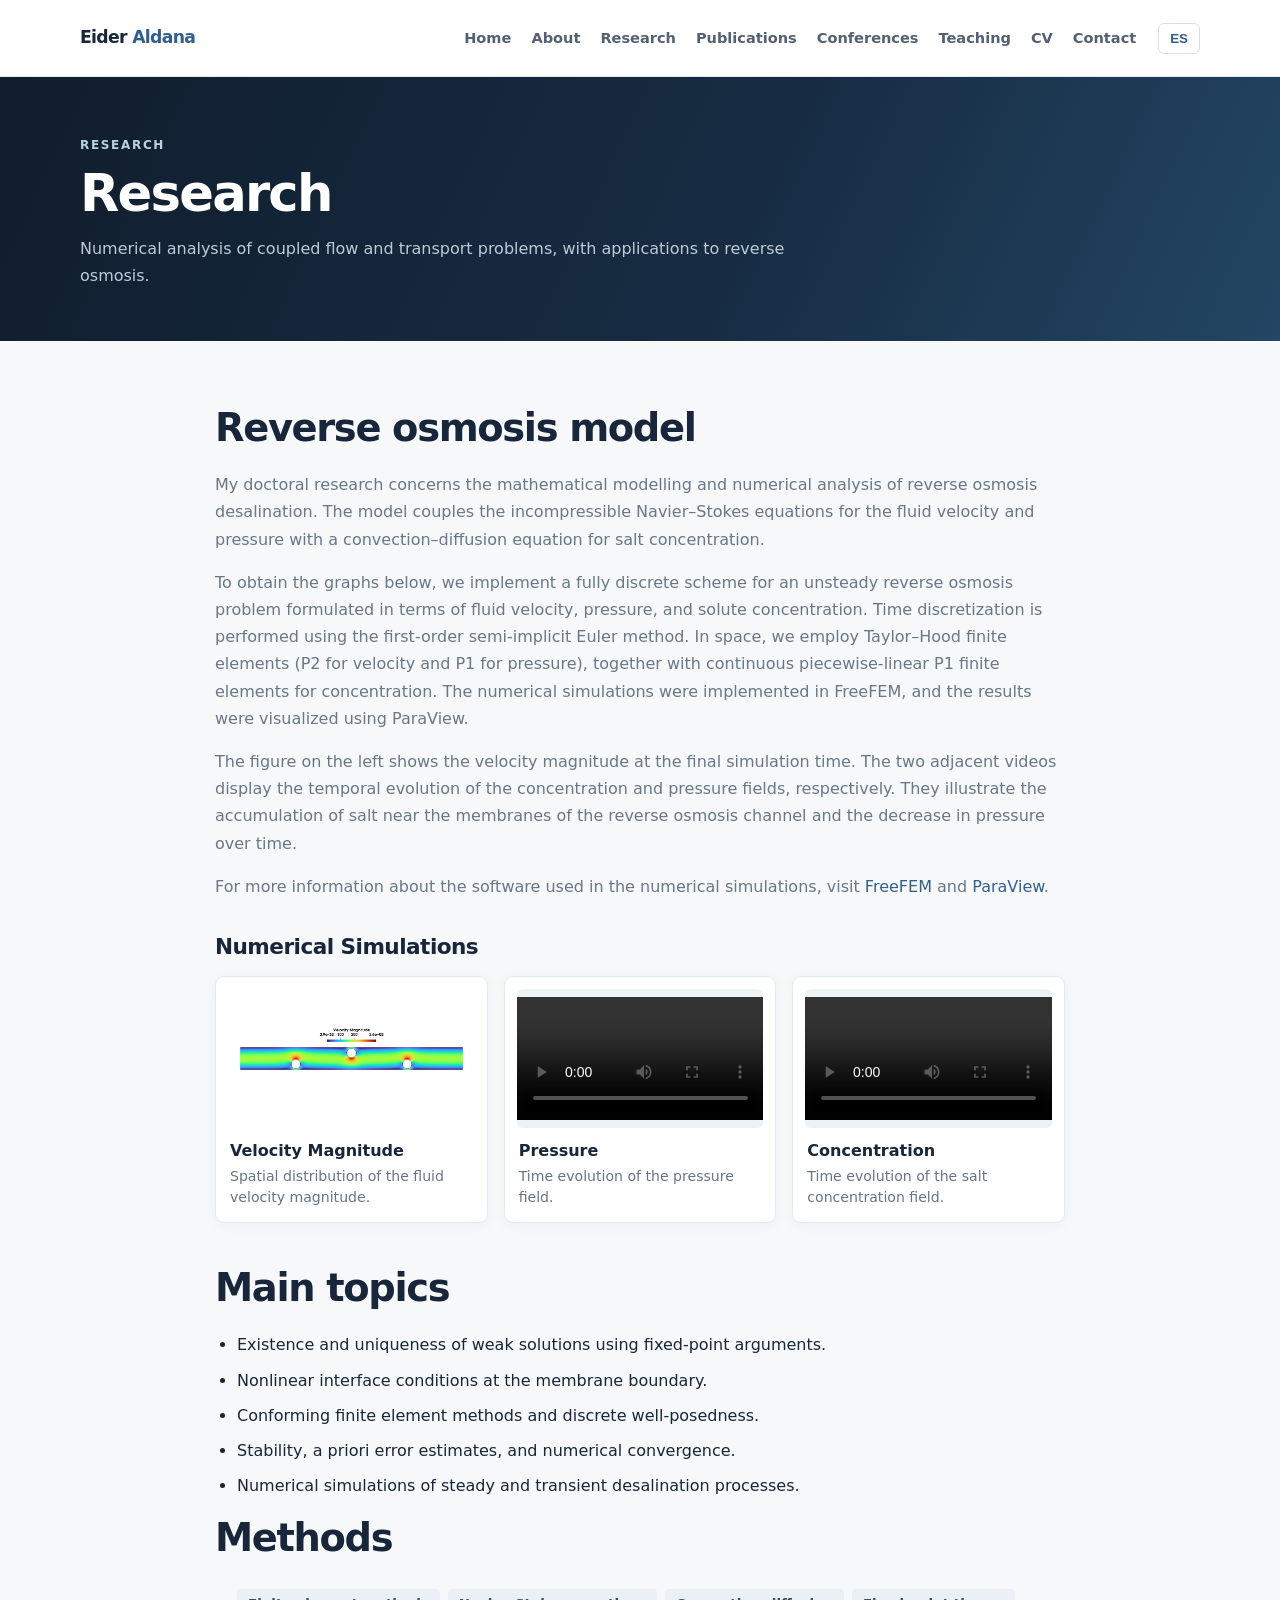
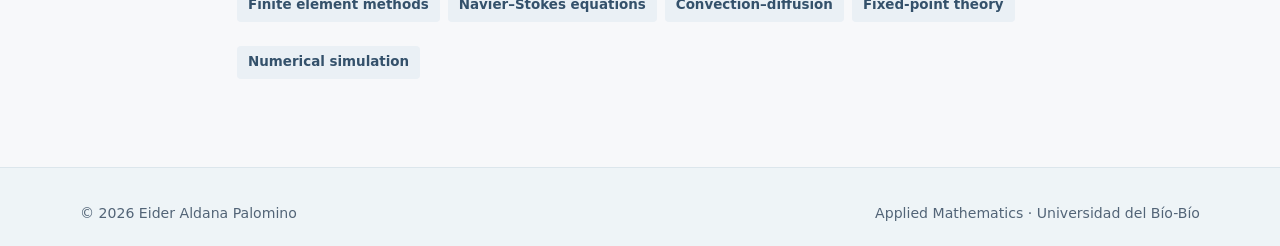
<file: research.html>
<!doctype html>
<html lang="en">
<head>
  <meta charset="utf-8">
  <meta name="viewport" content="width=device-width, initial-scale=1">
  <meta name="description" content="Academic website of Eider Aldana Palomino, PhD student in Applied Mathematics.">
  <title>Research | Eider Aldana</title>
  <link rel="stylesheet" href="styles.css">
</head>
<body data-en-title="Research | Eider Aldana" data-es-title="Investigación | Eider Aldana">

<header class="site-header">
  <div class="container header-inner">
    <a class="brand" href="index.html">Eider <span>Aldana</span></a>
    <button class="menu-toggle" aria-label="Open navigation">Menu</button>
    <div class="nav-wrap">
      <nav aria-label="Main navigation">
        <a href="index.html" data-en="Home" data-es="Inicio">Home</a>
        <a href="about.html" data-en="About" data-es="Perfil">About</a>
        <a href="research.html" data-en="Research" data-es="Investigación">Research</a>
        <a href="publications.html" data-en="Publications" data-es="Publicaciones">Publications</a>
        <a href="conferences.html" data-en="Conferences" data-es="Congresos">Conferences</a>
        <a href="teaching.html" data-en="Teaching" data-es="Docencia">Teaching</a>
        <a href="cv.html" data-en="CV" data-es="CV">CV</a>
        <a href="contact.html" data-en="Contact" data-es="Contacto">Contact</a>
      </nav>
      <button class="lang-switch" data-lang-label aria-label="Change language">ES</button>
    </div>
  </div>
</header>

<main>
  <section class="page-hero">
    <div class="container">
      <div class="eyebrow" data-en="Research" data-es="Investigación">Research</div>
      <h1 data-en="Research" data-es="Investigación">Research</h1>
      <p data-en="Numerical analysis of coupled flow and transport problems, with applications to reverse osmosis." data-es="Análisis numérico de problemas acoplados de flujo y transporte, con aplicaciones a la ósmosis inversa.">Numerical analysis of coupled flow and transport problems, with applications to reverse osmosis.</p>
    </div>
  </section>
<section class="section"><div class="container content-narrow prose">
<h2 data-en="Reverse osmosis model" data-es="Modelo de ósmosis inversa">Reverse osmosis model</h2>
<p data-en="My doctoral research concerns the mathematical modelling and numerical analysis of reverse osmosis desalination. The model couples the incompressible Navier–Stokes equations for the fluid velocity and pressure with a convection–diffusion equation for salt concentration." data-es="Mi investigación doctoral aborda la modelación matemática y el análisis numérico de la desalinización por ósmosis inversa. El modelo acopla las ecuaciones de Navier–Stokes incompresibles para la velocidad y presión del fluido con una ecuación de convección–difusión para la concentración de sal.">My doctoral research concerns the mathematical modelling and numerical analysis of reverse osmosis desalination. The model couples the incompressible Navier–Stokes equations for the fluid velocity and pressure with a convection–diffusion equation for salt concentration.</p>
<p
  data-en="To obtain the graphs below, we implement a fully discrete scheme for an unsteady reverse osmosis problem formulated in terms of fluid velocity, pressure, and solute concentration. Time discretization is performed using the first-order semi-implicit Euler method. In space, we employ Taylor–Hood finite elements (P2 for velocity and P1 for pressure), together with continuous piecewise-linear P1 finite elements for concentration. The numerical simulations were implemented in FreeFEM, and the results were visualized using ParaView."
  data-es="Para obtener los gráficos a continuación, implementamos un esquema completamente discreto para un problema no estacionario de ósmosis inversa, formulado en términos de la velocidad del fluido, la presión y la concentración de soluto. La discretización temporal se realiza mediante el método de Euler semi-implícito (semi-implicit Euler) de primer orden. En espacio, utilizamos elementos finitos de Taylor–Hood (P2 para la velocidad y P1 para la presión), junto con elementos finitos P1 continuos y lineales a trozos para la concentración. Las simulaciones numéricas se implementaron en FreeFEM y los resultados se visualizaron mediante ParaView.">
  To obtain the graphs below, we implement a fully discrete scheme for an unsteady reverse osmosis problem formulated in terms of fluid velocity, pressure, and solute concentration. Time discretization is performed using the first-order semi-implicit Euler method. In space, we employ Taylor–Hood finite elements (P2 for velocity and P1 for pressure), together with continuous piecewise-linear P1 finite elements for concentration. The numerical simulations were implemented in FreeFEM, and the results were visualized using ParaView.
</p>
<p
  data-en="The figure on the left shows the velocity magnitude at the final simulation time. The two adjacent videos display the temporal evolution of the concentration and pressure fields, respectively. They illustrate the accumulation of salt near the membranes of the reverse osmosis channel and the decrease in pressure over time."
  data-es="En la figura de la izquierda se muestra la magnitud de la velocidad en el tiempo final de la simulación. Los dos videos adyacentes presentan la evolución temporal de los campos de concentración y presión, respectivamente. En ellos se observa la acumulación de sal cerca de las membranas del canal de ósmosis inversa y la caída de presión a medida que transcurre el tiempo.">
  The figure on the left shows the velocity magnitude at the final simulation time. The two adjacent videos display the temporal evolution of the concentration and pressure fields, respectively. They illustrate the accumulation of salt near the membranes of the reverse osmosis channel and the decrease in pressure over time.
</p>

<p>
  <span
    data-en="For more information about the software used in the numerical simulations, visit "
    data-es="Para obtener más información sobre los programas utilizados en las simulaciones numéricas, visita ">
    For more information about the software used in the numerical simulations, visit
  </span>
  <a href="https://freefem.org/" target="_blank" rel="noopener noreferrer">FreeFEM</a>
  <span data-en=" and " data-es=" y "> and </span>
  <a href="https://www.paraview.org/" target="_blank" rel="noopener noreferrer">ParaView</a>.
</p>

<div class="simulation-section">
  <h3 class="simulation-heading"
      data-en="Numerical Simulations"
      data-es="Simulaciones numéricas">
    Numerical Simulations
  </h3>

  <div class="simulation-grid">

    <!-- Velocity   Magnitude -->
    <figure class="simulation-card">
      <div class="simulation-media simulation-image-wrap">
        <img
          src="./assets/Velocity.png"
          alt="Velocity magnitude in the two-dimensional reverse osmosis model"
          loading="lazy">
      </div>

      <figcaption>
        <h4 data-en="Velocity Magnitude"
            data-es="Magnitud de la velocidad">
          Velocity Magnitude
        </h4>
        <p data-en="Spatial distribution of the fluid velocity magnitude."
           data-es="Distribución espacial de la magnitud de la velocidad del fluido.">
          Spatial distribution of the fluid velocity magnitude.
        </p>
      </figcaption>
    </figure>

    <!-- Pressure -->
    <figure class="simulation-card">
      <div class="simulation-media">
        <video
          controls
          preload="auto"
          playsinline
          style="width: 100%; height: auto; display: block;">
          <source src="./assets/Pressure.mp4" type="video/mp4">
          Your browser does not support HTML5 video.
        </video>
      </div>

      <figcaption>
        <h4 data-en="Pressure" data-es="Presión">Pressure</h4>
        <p data-en="Time evolution of the pressure field."
           data-es="Evolución temporal del campo de presión.">
          Time evolution of the pressure field.
        </p>
      </figcaption>
    </figure>

    <!-- Concentration -->
    <figure class="simulation-card">
      <div class="simulation-media">
        <video
          controls
          preload="auto"
          playsinline
          style="width: 100%; height: auto; display: block;">
          <source src="./assets/Concentration.mp4" type="video/mp4">
          Your browser does not support HTML5 video.
        </video>
      </div>

      <figcaption>
        <h4 data-en="Concentration"
            data-es="Concentración">
          Concentration
        </h4>
        <p data-en="Time evolution of the salt concentration field."
           data-es="Evolución temporal del campo de concentración de sal.">
          Time evolution of the salt concentration field.
        </p>
      </figcaption>
    </figure>

  </div>
</div>

<h2 data-en="Main topics" data-es="Temas principales">Main topics</h2>
<ul>
<li data-en="Existence and uniqueness of weak solutions using fixed-point arguments." data-es="Existencia y unicidad de soluciones débiles mediante argumentos de punto fijo.">Existence and uniqueness of weak solutions using fixed-point arguments.</li>
<li data-en="Nonlinear interface conditions at the membrane boundary." data-es="Condiciones de interfaz no lineales en la frontera de la membrana.">Nonlinear interface conditions at the membrane boundary.</li>
<li data-en="Conforming finite element methods and discrete well-posedness." data-es="Métodos conformes de elementos finitos y buena formulación discreta.">Conforming finite element methods and discrete well-posedness.</li>
<li data-en="Stability, a priori error estimates, and numerical convergence." data-es="Estabilidad, estimaciones de error a priori y convergencia numérica.">Stability, a priori error estimates, and numerical convergence.</li>
<li data-en="Numerical simulations of steady and transient desalination processes." data-es="Simulaciones numéricas de procesos de desalinización estacionarios y transitorios.">Numerical simulations of steady and transient desalination processes.</li>
</ul>
<h2 data-en="Methods" data-es="Métodos">Methods</h2>
<ul class="tag-list"><li>Finite element methods</li><li>Navier–Stokes equations</li><li>Convection–diffusion</li><li>Fixed-point theory</li><li>Numerical simulation</li></ul>
</div></section>
</main>

<footer class="site-footer">
  <div class="container footer-inner">
    <span>© <span id="year">2026</span> Eider Aldana Palomino</span>
    <span data-en="Applied Mathematics · Universidad del Bío-Bío" data-es="Matemática Aplicada · Universidad del Bío-Bío">Applied Mathematics · Universidad del Bío-Bío</span>
  </div>
</footer>
<script src="script.js"></script>

</body>
</html>
</file>
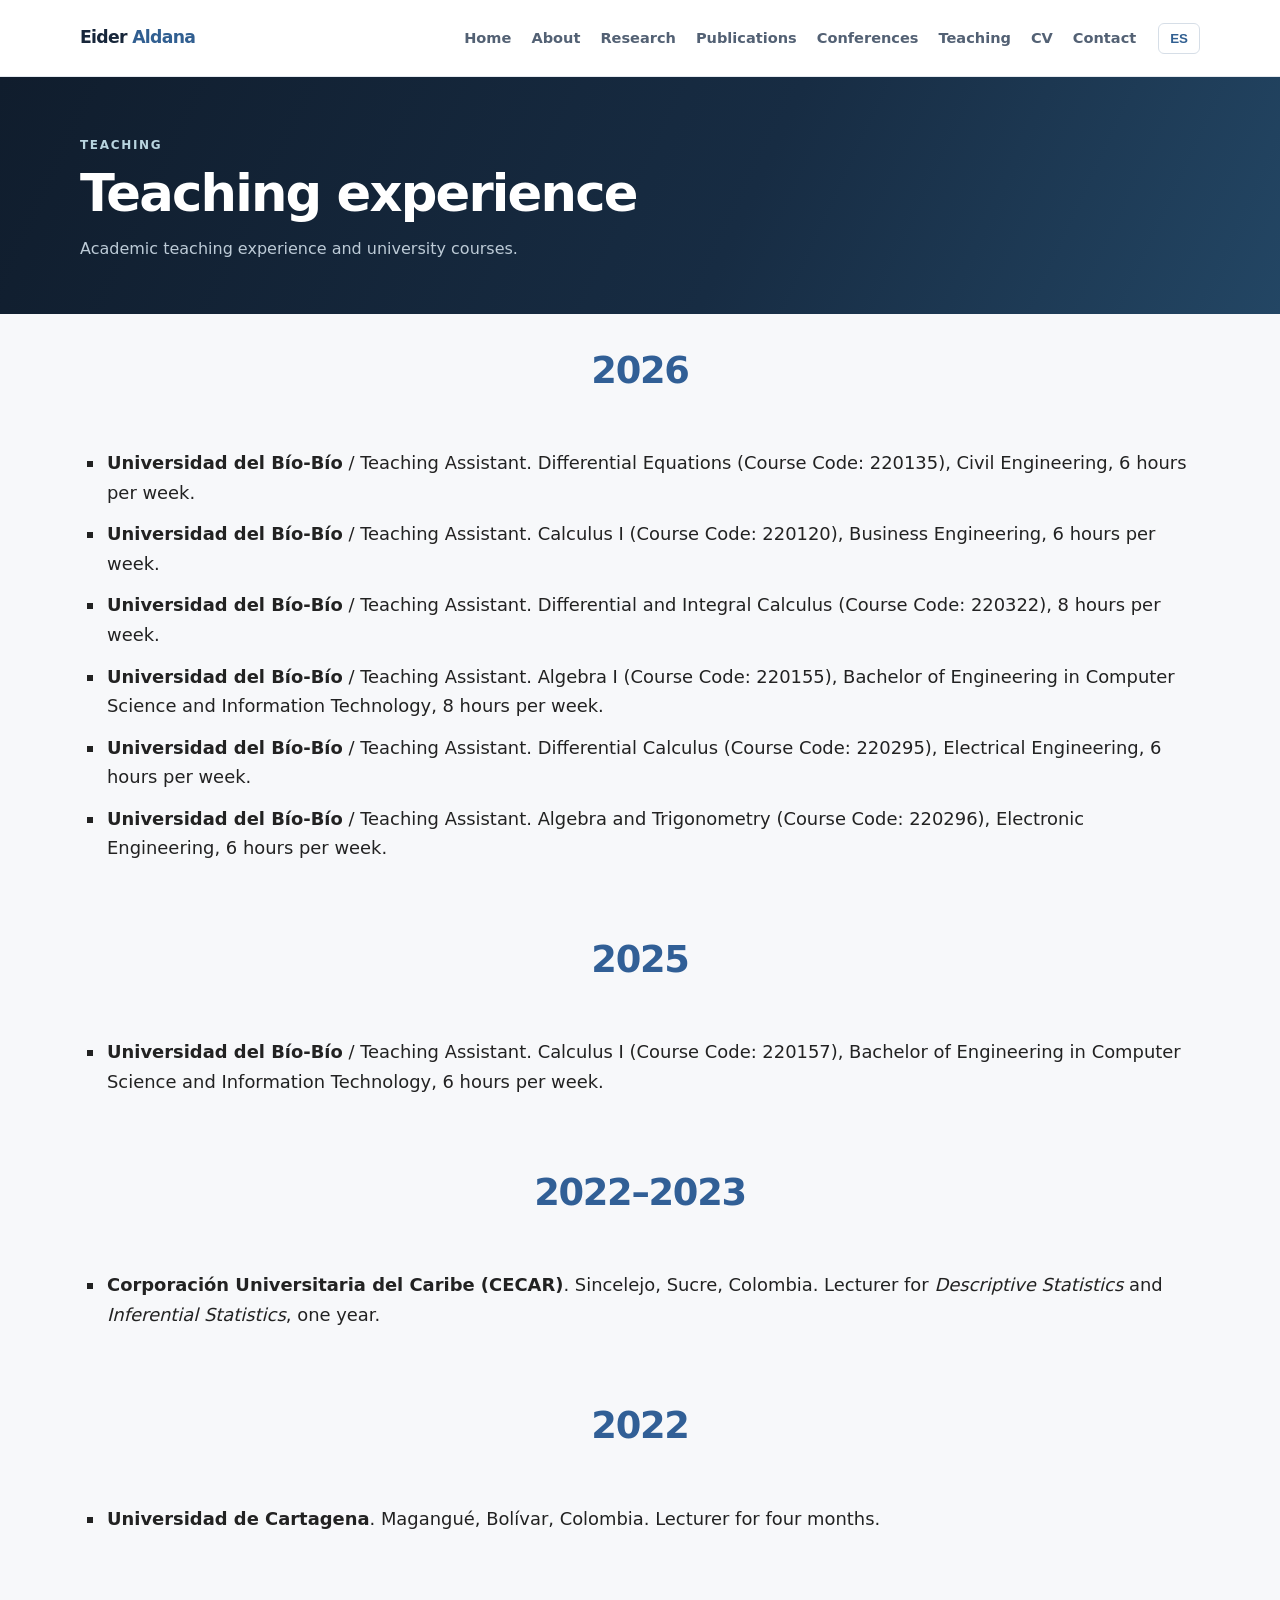
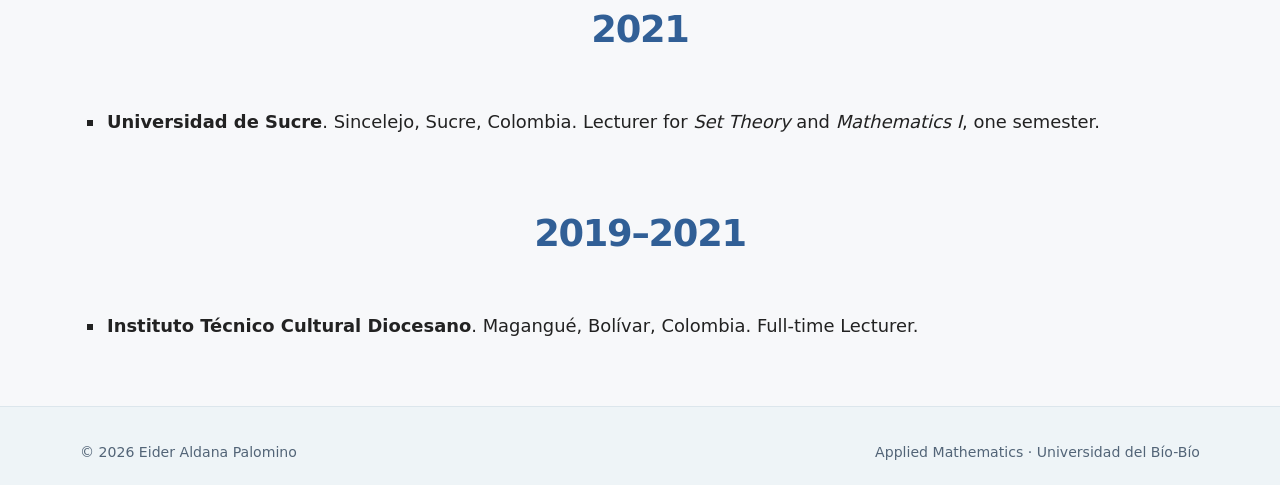
<file: teaching.html>
<!doctype html>
<html lang="en">
<head>
  <meta charset="utf-8">
  <meta name="viewport" content="width=device-width, initial-scale=1">
  <meta name="description" content="Academic website of Eider Aldana Palomino, PhD student in Applied Mathematics.">
  <meta name="robots" content="noindex, follow">
  <title>Teaching | Eider Aldana</title>
  <link rel="stylesheet" href="styles.css">

 <style>
  /* Teaching experience */
  .teaching-history {
    padding: 35px 0 65px;
  }

  .teaching-year {
    margin-bottom: 75px;
  }

  .teaching-year:last-child {
    margin-bottom: 0;
  }

  /* Year headings: same blue as Aldana in the logo */
  .teaching-year h2 {
    text-align: center;
    font-size: 2.3rem;
    margin: 0 0 55px;
    color: #315f96;
    font-weight: 700;
  }

  .teaching-list {
    list-style-type: square;
    padding-left: 25px;
    margin: 0;
  }

  .teaching-list li {
    padding-left: 2px;
    margin-bottom: 12px;
    font-size: 1.12rem;
    line-height: 1.65;
    color: var(--text, #222);
  }

  .teaching-list li:last-child {
    margin-bottom: 0;
  }

  .teaching-list a {
    color: var(--primary, #315f96);
    text-decoration: underline;
    text-underline-offset: 3px;
  }

  .teaching-list a:hover {
    opacity: 0.75;
  }

  @media (max-width: 768px) {
    .teaching-history {
      padding: 25px 0 45px;
    }

    .teaching-year {
      margin-bottom: 55px;
    }

    .teaching-year h2 {
      font-size: 1.9rem;
      margin-bottom: 30px;
    }

    .teaching-list {
      padding-left: 22px;
    }

    .teaching-list li {
      font-size: 1rem;
      line-height: 1.6;
      margin-bottom: 14px;
    }
  }
</style>
</head>

<body data-en-title="Teaching | Eider Aldana"
      data-es-title="Docencia | Eider Aldana">

<header class="site-header">
  <div class="container header-inner">
    <a class="brand" href="index.html">Eider <span>Aldana</span></a>

    <button class="menu-toggle"
            aria-label="Open navigation">
      Menu
    </button>

    <div class="nav-wrap">
      <nav aria-label="Main navigation">
        <a href="index.html" data-en="Home" data-es="Inicio">Home</a>
        <a href="about.html" data-en="About" data-es="Perfil">About</a>
        <a href="research.html" data-en="Research" data-es="Investigación">Research</a>
        <a href="publications.html" data-en="Publications" data-es="Publicaciones">Publications</a>
        <a href="conferences.html" data-en="Conferences" data-es="Congresos">Conferences</a>
        <a href="teaching.html" data-en="Teaching" data-es="Docencia">Teaching</a>
        <a href="cv.html" data-en="CV" data-es="CV">CV</a>
        <a href="contact.html" data-en="Contact" data-es="Contacto">Contact</a>
      </nav>

      <button class="lang-switch"
              data-lang-label
              aria-label="Change language">ES</button>
    </div>
  </div>
</header>

<main>

  <section class="page-hero">
    <div class="container">
      <div class="eyebrow"
           data-en="Teaching"
           data-es="Docencia">Teaching</div>

      <h1 data-en="Teaching experience"
          data-es="Experiencia docente">
        Teaching experience
      </h1>

      <p data-en="Academic teaching experience and university courses."
         data-es="Experiencia académica y docencia universitaria.">
        Academic teaching experience and university courses.
      </p>
    </div>
  </section>

  <section class="teaching-history">
    <div class="container">

      <!-- 2026 Semester 2 -->
      <div class="teaching-year">
        <h2>2026</h2>
        <ul class="teaching-list">
          <li>
  <strong>Universidad del Bío-Bío</strong> /
  <span data-en="Teaching Assistant"
        data-es="Docencia">Teaching Assistant</span>.
  <span data-en="Differential Equations"
        data-es="Ecuaciones Diferenciales">Differential Equations</span>
  <span data-en="(Course Code: 220135), Civil Engineering, 6 hours per week."
        data-es="(Código del curso: 220135), Ingeniería Civil, 6 horas por semana.">(Course Code: 220135), Civil Engineering, 6 hours per week.</span>
</li>

<li>
  <strong>Universidad del Bío-Bío</strong> /
  <span data-en="Teaching Assistant"
        data-es="Docencia">Teaching Assistant</span>.
  <span data-en="Calculus I"
        data-es="Cálculo I">Calculus I</span>
  <span data-en="(Course Code: 220120), Business Engineering, 6 hours per week."
        data-es="(Código del curso: 220120), Ingeniería Comercial, 6 horas por semana.">(Course Code: 220120), Business Engineering, 6 hours per week.</span>
</li>

<li>
  <strong>Universidad del Bío-Bío</strong> /
  <span data-en="Teaching Assistant"
        data-es="Docencia">Teaching Assistant</span>.
  <span data-en="Differential and Integral Calculus"
        data-es="Cálculo Diferencial e Integral">Differential and Integral Calculus</span>
  <span data-en="(Course Code: 220322), 8 hours per week."
        data-es="(Código del curso: 220322), 8 horas por semana.">(Course Code: 220322), 8 hours per week.</span>
</li>

<li>
  <strong>Universidad del Bío-Bío</strong> /
  <span data-en="Teaching Assistant"
        data-es="Docencia">Teaching Assistant</span>.
  <span data-en="Algebra I"
        data-es="Álgebra I">Algebra I</span>
  <span data-en="(Course Code: 220155), Bachelor of Engineering in Computer Science and Information Technology, 8 hours per week."
        data-es="(Código del curso: 220155), Ingeniería Civil en Informática, 8 horas por semana.">(Course Code: 220155), Bachelor of Engineering in Computer Science and Information Technology, 8 hours per week.</span>
</li>

<li>
  <strong>Universidad del Bío-Bío</strong> /
  <span data-en="Teaching Assistant"
        data-es="Docencia">Teaching Assistant</span>.
  <span data-en="Differential Calculus"
        data-es="Cálculo Diferencial">Differential Calculus</span>
  <span data-en="(Course Code: 220295), Electrical Engineering, 6 hours per week."
        data-es="(Código del curso: 220295), Ingeniería Eléctrica, 6 horas por semana.">(Course Code: 220295), Electrical Engineering, 6 hours per week.</span>
</li>

          <li>
            <strong>Universidad del Bío-Bío</strong> /
            <span data-en="Teaching Assistant"
                  data-es="Docencia">Teaching Assistant</span>.
            <span data-en="Algebra and Trigonometry"
                  data-es="Álgebra y Trigonometría">Álgebra y Trigonometría</span>
                  <span data-en="(Course Code: 220296), Electronic Engineering,
            6 hours per week."
                  data-es="(Código del curso: 220296), Ingeniería Electrónica, 6 horas por semana.">(Código del curso: 220296), Ingeniería Electrónica, 6 horas por semana.</span>
          </li>
        </ul>
      </div>

      <!-- 2025 -->
      <div class="teaching-year">
        <h2>2025</h2>
        <ul class="teaching-list">
          <li>
  <strong>Universidad del Bío-Bío</strong> /
  <span data-en="Teaching Assistant"
        data-es="Docencia">Teaching Assistant</span>.
  <span data-en="Calculus I"
        data-es="Cálculo I">Calculus I</span>
  <span data-en="(Course Code: 220157), Bachelor of Engineering in Computer Science and Information Technology, 6 hours per week."
        data-es="(Código del curso: 220157), Ingeniería Civil en Informática, 6 horas por semana.">(Course Code: 220157), Bachelor of Engineering in Computer Science and Information Technology, 6 hours per week.</span>
</li>
        </ul>
      </div>

      <!-- 2022-2023 -->
      <div class="teaching-year">
        <h2>2022–2023</h2>
        <ul class="teaching-list">
        <li>
  <strong>Corporación Universitaria del Caribe (CECAR)</strong>.
  <span data-en="Sincelejo, Sucre, Colombia. Lecturer for"
        data-es="Sincelejo, Sucre, Colombia. Docente de">Sincelejo, Sucre, Colombia. Lecturer for</span>
  <em data-en="Descriptive Statistics"
      data-es="Estadística Descriptiva">Descriptive Statistics</em>
  <span data-en="and"
        data-es="y">and</span>
  <em data-en="Inferential Statistics"
      data-es="Estadística Inferencial">Inferential Statistics</em>,
  <span data-en="one year."
        data-es="un año.">one year.</span>
</li>
        </ul>
      </div>

      <!-- 2022 -->
      <div class="teaching-year">
        <h2>2022</h2>
        <ul class="teaching-list">
        <li>
  <strong>Universidad de Cartagena</strong>.
  <span data-en="Magangué, Bolívar, Colombia. Lecturer for four months."
        data-es="Magangué, Bolívar, Colombia. Docente durante cuatro meses.">Magangué, Bolívar, Colombia. Lecturer for four months.</span>
</li>
        </ul>
      </div>

      <!-- 2021 -->
      <div class="teaching-year">
        <h2>2021</h2>
        <ul class="teaching-list">
      <li>
  <strong>Universidad de Sucre</strong>.
  <span data-en="Sincelejo, Sucre, Colombia. Lecturer for"
        data-es="Sincelejo, Sucre, Colombia. Docente de">Sincelejo, Sucre, Colombia. Lecturer for</span>
  <em data-en="Set Theory"
      data-es="Teoría de Conjuntos">Set Theory</em>
  <span data-en="and"
        data-es="y">and</span>
  <em data-en="Mathematics I"
      data-es="Matemáticas I">Mathematics I</em>,
  <span data-en="one semester."
        data-es="un semestre.">one semester.</span>
</li>
        </ul>
      </div>

      <!-- 2019-2021 -->
      <div class="teaching-year">
        <h2>2019–2021</h2>
        <ul class="teaching-list">
        <li>
  <strong>Instituto Técnico Cultural Diocesano</strong>.
  <span data-en="Magangué, Bolívar, Colombia. Full-time Lecturer."
        data-es="Magangué, Bolívar, Colombia. Docente de tiempo completo.">Magangué, Bolívar, Colombia. Full-time Lecturer.</span>
</li>
        </ul>
      </div>

    </div>
  </section>

</main>

<footer class="site-footer">
  <div class="container footer-inner">
    <span>© <span id="year">2026</span> Eider Aldana Palomino</span>
    <span data-en="Applied Mathematics · Universidad del Bío-Bío"
          data-es="Matemática Aplicada · Universidad del Bío-Bío">
      Applied Mathematics · Universidad del Bío-Bío
    </span>
  </div>
</footer>

<script src="script.js"></script>

</body>
</html>
</file>
<file: styles.css>
:root {
  --ink: #17263a;
  --muted: #64748b;
  --paper: #f7f8fa;
  --white: #fff;
  --line: #e4e9ef;
  --blue: #315f91;
  --blue-dark: #203f62;
  --cyan: #9ec8d6;
  --navy: #14263a;
  --navy-deep: #0e1b2a;
  --max: 1120px;
}
* { box-sizing: border-box; }
html { scroll-behavior: smooth; }
body { margin: 0; color: var(--ink); background: var(--paper); font: 16px/1.7 Inter, ui-sans-serif, system-ui, -apple-system, BlinkMacSystemFont, "Segoe UI", sans-serif; }
a { color: var(--blue); text-decoration: none; }
a:hover { color: var(--cyan); }
.container { width: min(var(--max), calc(100% - 44px)); margin: 0 auto; }
.site-header { position: sticky; top: 0; z-index: 20; background: rgba(255,255,255,.96); border-bottom: 1px solid var(--line); backdrop-filter: blur(12px); }
.header-inner { min-height: 76px; display: flex; align-items: center; justify-content: space-between; gap: 24px; }
.brand { color: var(--ink); font-weight: 800; letter-spacing: -.04em; font-size: 1.08rem; white-space: nowrap; }
.brand span { color: var(--blue); }
.nav-wrap { display: flex; align-items: center; gap: 22px; }
nav { display: flex; align-items: center; gap: 20px; }
nav a { color: #536174; font-size: .91rem; font-weight: 600; }
nav a:hover, nav a[aria-current="page"] { color: var(--blue); }
nav a[aria-current="page"] { box-shadow: inset 0 -2px var(--cyan); padding-bottom: 7px; }
.lang-switch { border: 1px solid #d6dee7; background: white; color: var(--blue); border-radius: 6px; padding: 7px 11px; font-weight: 700; cursor: pointer; }
.menu-toggle { display: none; border: 1px solid var(--line); background: white; border-radius: 8px; padding: 8px 10px; color: var(--ink); }
.hero { background: linear-gradient(115deg,#101d2d 0%,#172c43 58%,#234664 100%); color: white; padding: 76px 0 82px; position: relative; overflow: hidden; }
.hero:after { content: ""; position: absolute; width: 580px; height: 580px; border: 1px solid rgba(185,218,230,.12); border-radius: 50%; right: -170px; top: -230px; box-shadow: 0 0 0 55px rgba(185,218,230,.025),0 0 0 110px rgba(185,218,230,.02); }
.hero-grid { display: grid; grid-template-columns: 1.25fr .75fr; gap: 72px; align-items: center; position: relative; z-index: 1; }
.eyebrow { color: #b8d4df; font-weight: 800; text-transform: uppercase; letter-spacing: .14em; font-size: .75rem; }
h1,h2,h3 { line-height: 1.2; letter-spacing: -.035em; }
h1 { font-size: clamp(2.6rem, 5vw, 4.4rem); margin: 14px 0 18px; }
.hero h1 span { color: var(--cyan); }
h2 { font-size: clamp(1.8rem, 3vw, 2.45rem); margin: 0 0 20px; }
h3 { font-size: 1.16rem; margin: 0 0 8px; }
.lead { color: #bdcbd7; font-size: 1.13rem; max-width: 680px; }
.hero-actions { display: flex; flex-wrap: wrap; gap: 12px; margin-top: 28px; }
.button { display: inline-block; padding: 11px 18px; border-radius: 6px; background: var(--cyan); color: #13263a; font-weight: 750; }
.button:hover { background: #c4e0e8; color: #13263a; }
.button.secondary { background: transparent; color: #edf3f7; border: 1px solid #62758a; }
.button.secondary:hover { background: rgba(255,255,255,.08); }
.portrait-wrap { position: relative; max-width: 340px; justify-self: center; }
.portrait-wrap:before { content: ""; position: absolute; inset: 18px -16px -16px 18px; border: 1px solid rgba(158,200,214,.65); border-radius: 12px; }
.portrait { position: relative; display: block; width: 100%; aspect-ratio: 4/5; object-fit: cover; object-position: 56% 45%; border-radius: 10px; box-shadow: 0 18px 50px #07142166; }
.page-hero { background: linear-gradient(115deg,#101d2d 0%,#172c43 58%,#234664 100%); color: white; padding: 58px 0 52px; }
.page-hero h1 { font-size: clamp(2.25rem, 4vw, 3.3rem); margin: 8px 0 10px; }
.page-hero p { color: #bdcbd7; max-width: 760px; margin: 0; }
.section { padding: 64px 0; }
.section.alt { background: #eef2f6; }
.section-intro { max-width: 760px; color: #718093; margin-top: -8px; }
.cards { display: grid; grid-template-columns: repeat(3, 1fr); gap: 18px; margin-top: 28px; }
.card { border: 1px solid #e2e8ee; border-radius: 9px; padding: 23px; background: white; }
.card p { color: #748397; margin-bottom: 0; }
.tag-list { display: flex; flex-wrap: wrap; gap: 8px; padding: 0; list-style: none; }
.tag-list li { background: #eaf0f5; color: #34516b; border-radius: 4px; padding: 5px 11px; font-size: .84rem; font-weight: 650; }
.content-narrow { max-width: 850px; }
.prose p { color: #687789; }
.prose ul { padding-left: 22px; }
.prose li { margin: 8px 0; }
.item { padding: 22px 0; border-bottom: 1px solid var(--line); }
.item:first-child { padding-top: 0; }
.meta { color: #738194; font-size: .91rem; }
.site-footer { background: var(--navy-deep); padding: 28px 0; color: #8fa0b0; font-size: .88rem; }
.footer-inner { display: flex; justify-content: space-between; gap: 18px; flex-wrap: wrap; }
.inline-links { display: flex; gap: 16px; flex-wrap: wrap; }
.site-footer a { color: #b7c8d3; }
.notice { border-left: 3px solid var(--cyan); padding: 12px 16px; background: #eef4f7; color: #405b70; border-radius: 0 7px 7px 0; }
@media (max-width: 900px) { .nav-wrap { gap: 12px; } nav { gap: 12px; } nav a { font-size: .84rem; } .hero-grid { gap: 38px; } }
@media (max-width: 720px) {
  .header-inner { min-height: 68px; }
  .menu-toggle { display: inline-block; }
  .nav-wrap { display: none; position: absolute; top: 68px; left: 0; right: 0; padding: 18px 22px; background: white; border-bottom: 1px solid var(--line); align-items: flex-start; }
  .nav-wrap.open { display: flex; flex-direction: column; }
  nav { flex-direction: column; align-items: flex-start; width: 100%; gap: 12px; }
  .hero { padding: 52px 0 60px; }
  .hero-grid { grid-template-columns: 1fr; gap: 38px; }
  .portrait-wrap { width: min(76%, 300px); }
  .cards { grid-template-columns: 1fr; }
  .section { padding: 48px 0; }
}


.random-pics { background: #fff; }
.random-pics h2 { color: #315f91; font-family: Georgia, serif; }
.photo-grid { display: grid; grid-template-columns: 1fr 1.35fr 1.35fr; gap: 24px; align-items: start; margin-top: 30px; }
.photo-card { margin: 0; min-width: 0; }
.photo-card img, .photo-card iframe { display: block; width: 100%; height: 300px; object-fit: cover; border: 0; border-radius: 2px; background: #edf1f5; }
.photo-card figcaption { padding: 12px 8px 0; color: #202b38; font-family: Georgia, serif; font-size: 1.05rem; }
.image-credits { margin-top: 24px; color: #8793a1; font-size: .76rem; }
.image-credits a { color: #647b95; text-decoration: underline; }
.site-footer { position: relative; overflow: hidden; background: #050608; color: #dce4ec; padding: 34px 0 22px; }
.footer-pattern { position: absolute; inset: 0; opacity: .75; pointer-events: none; background: repeating-linear-gradient(135deg, transparent 0 38px, rgba(255,255,255,.07) 39px 48px, transparent 49px 88px), linear-gradient(110deg, transparent 48%, #087bd8 48.2% 49%, transparent 49.2% 100%), linear-gradient(70deg, transparent 58%, #e94a22 58.2% 59%, transparent 59.2% 100%), linear-gradient(130deg, transparent 69%, #a43bb9 69.2% 70%, transparent 70.2% 100%), linear-gradient(45deg, transparent 82%, #d82e65 82.2% 83%, transparent 83.2% 100%), linear-gradient(135deg, transparent 91%, #f0d400 91.2% 92%, transparent 92.2% 100%); }
.footer-content { position: relative; z-index: 1; text-align: center; }
.footer-email { margin: 4px 0 22px; font-size: 1.02rem; font-weight: 600; }
.footer-email a { color: white; text-decoration: underline; }
.social-icons { display: flex; justify-content: center; align-items: center; gap: 17px; }
.social-icons a { display: flex; width: 48px; height: 48px; align-items: center; justify-content: center; border-radius: 50%; background: #f8fafc; color: #111827; transition: transform .2s ease; font-weight: 700; }
.social-icons a:hover { transform: translateY(-4px); color: #245fba; }
.social-icons svg { width: 25px; height: 25px; }
.social-icons .researchgate { background: #00c5a4; color: white; font-family: Georgia,serif; font-size: 21px; }
.social-icons .researchgate sup { font-size: 9px; }
.social-icons .orcid { background: #a6ce39; color: white; font-size: 20px; }
.footer-bottom { display: flex; justify-content: space-between; flex-wrap: wrap; gap: 10px; border-top: 1px solid #ffffff26; margin-top: 26px; padding-top: 16px; color: #aab7c4; font-size: .82rem; }
@media (max-width: 760px) { .photo-grid { grid-template-columns: 1fr; gap: 22px; } .photo-card img, .photo-card iframe { height: 270px; } .footer-bottom { justify-content: center; text-align: center; } }


/* Minimal academic footer */
.site-footer {
  position: relative;
  overflow: hidden;
  background: #eef4f7;
  color: #526477;
  padding: 34px 0 20px;
  border-top: 1px solid #dce6ec;
}
.footer-pattern { display: none; }
.footer-content { position: relative; z-index: 1; text-align: center; }
.footer-email { margin: 0 0 20px; font-size: .98rem; font-weight: 600; }
.footer-email a { color: #173b5e; text-decoration: none; }
.footer-email a:hover { color: #087eaa; text-decoration: underline; }
.social-icons { display: flex; justify-content: center; align-items: center; gap: 12px; flex-wrap: wrap; }
.social-icons a,
.social-icons .researchgate,
.social-icons .orcid {
  display: flex;
  width: 44px;
  height: 44px;
  align-items: center;
  justify-content: center;
  border-radius: 50%;
  background: #ffffff;
  color: #244b6b;
  border: 1px solid #d6e2e9;
  box-shadow: 0 2px 7px rgba(27, 57, 79, .06);
  transition: transform .2s ease, background .2s ease, color .2s ease;
}
.social-icons .researchgate {
  background: #00c5a4;
  color: #ffffff;
  border-color: #00c5a4;
}
.social-icons .orcid {
  background: #a6ce39;
  color: #ffffff;
  border-color: #a6ce39;
}
.social-icons a:hover {
  transform: translateY(-3px);
  background: #dff1f6;
  color: #087eaa;
}
.social-icons .researchgate { font-family: Georgia,serif; font-size: 19px; }
.social-icons .researchgate sup { font-size: 8px; }
.social-icons .orcid { font-size: 18px; }
.footer-bottom {
  display: flex;
  justify-content: space-between;
  flex-wrap: wrap;
  gap: 10px;
  border-top: 1px solid #d4e0e7;
  margin-top: 24px;
  padding-top: 15px;
  color: #647789;
  font-size: .82rem;
}
.site-footer a { color: #244b6b; }
@media (max-width: 760px) {
  .footer-bottom { justify-content: center; text-align: center; }
}

/* Automatic photo carousel in the home-page hero */
.photo-carousel { width: min(100%, 340px); aspect-ratio: 4 / 5; }
.carousel-stage { position: absolute; inset: 0; overflow: hidden; border-radius: 10px; }
.carousel-image {
  position: absolute; inset: 0; width: 100%; height: 100%;
  aspect-ratio: auto; object-fit: cover; object-position: center;
  opacity: 0; transition: opacity .8s ease; box-shadow: none; border-radius: 10px;
}
.carousel-image.is-active { opacity: 1; }
.carousel-control {
  position: absolute; z-index: 3; top: 50%; transform: translateY(-50%);
  width: 36px; height: 36px; border: 1px solid rgba(255,255,255,.65);
  border-radius: 50%; background: rgba(12, 29, 46, .68); color: #fff;
  font-size: 20px; line-height: 1; cursor: pointer; display: grid; place-items: center;
  transition: background .2s ease, opacity .2s ease;
}
.carousel-control:hover, .carousel-control:focus-visible { background: rgba(12, 29, 46, .95); }
.carousel-prev { left: 12px; }
.carousel-next { right: 12px; }
.carousel-indicators {
  position: absolute; z-index: 3; left: 0; right: 0; bottom: 12px;
  display: flex; justify-content: center; align-items: center; gap: 6px; padding: 0 36px;
}
.carousel-indicators button {
  width: 7px; height: 7px; padding: 0; border: 0; border-radius: 50%;
  background: rgba(255,255,255,.58); cursor: pointer; box-shadow: 0 1px 4px rgba(0,0,0,.35);
}
.carousel-indicators button[aria-current="true"] { width: 19px; border-radius: 5px; background: #fff; }
.carousel-control:focus-visible, .carousel-indicators button:focus-visible { outline: 2px solid #fff; outline-offset: 3px; }
@media (max-width: 760px) { .photo-carousel { width: min(76%, 300px); } }
@media (prefers-reduced-motion: reduce) { .carousel-image, .carousel-control { transition: none; } }


/* Numerical simulations within the reverse osmosis research section */
.simulation-section {
  margin: 34px 0 42px;
}
.simulation-heading {
  color: var(--ink);
  font-size: 1.35rem;
  margin: 0 0 16px;
  letter-spacing: -.025em;
}
.simulation-grid {
  display: grid;
  grid-template-columns: repeat(3, minmax(0, 1fr));
  gap: 16px;
  align-items: stretch;
}
.simulation-card {
  min-width: 0;
  margin: 0;
  padding: 12px;
  background: var(--white);
  border: 1px solid var(--line);
  border-radius: 9px;
  box-shadow: 0 3px 12px rgba(23, 38, 58, .045);
}
.simulation-media {
  display: flex;
  align-items: center;
  justify-content: center;
  width: 100%;
  aspect-ratio: 16 / 9;
  overflow: hidden;
  border-radius: 6px;
  background: #edf2f6;
}
.simulation-media img,
.simulation-media video {
  display: block;
  width: 100%;
  height: 100%;
  object-fit: contain;
}
.simulation-card figcaption {
  padding: 12px 2px 2px;
}
.simulation-card h4 {
  margin: 0 0 5px;
  color: var(--ink);
  font-size: 1rem;
  line-height: 1.35;
}
.simulation-card p {
  margin: 0;
  color: var(--muted);
  font-size: .88rem;
  line-height: 1.5;
}
@media (max-width: 850px) {
  .simulation-grid { grid-template-columns: repeat(2, minmax(0, 1fr)); }
}
@media (max-width: 560px) {
  .simulation-grid { grid-template-columns: 1fr; }
}
</file>
